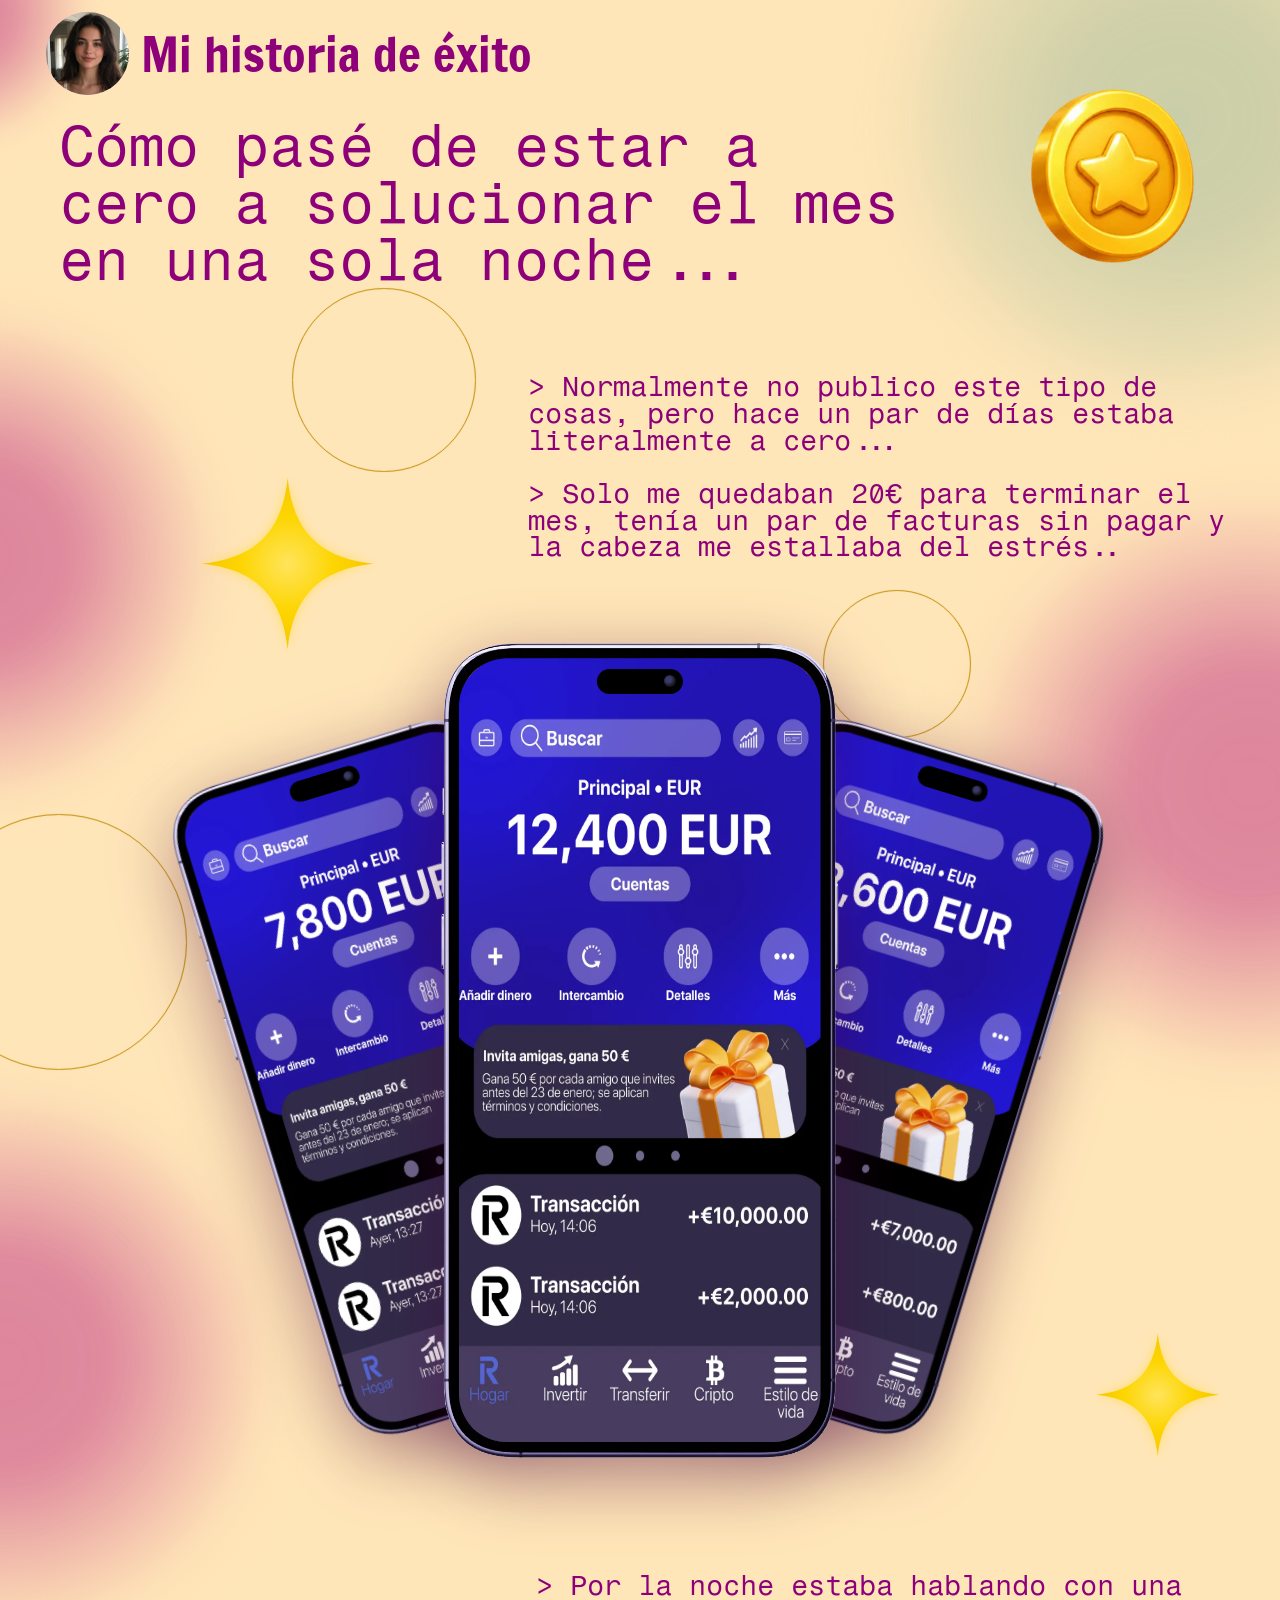
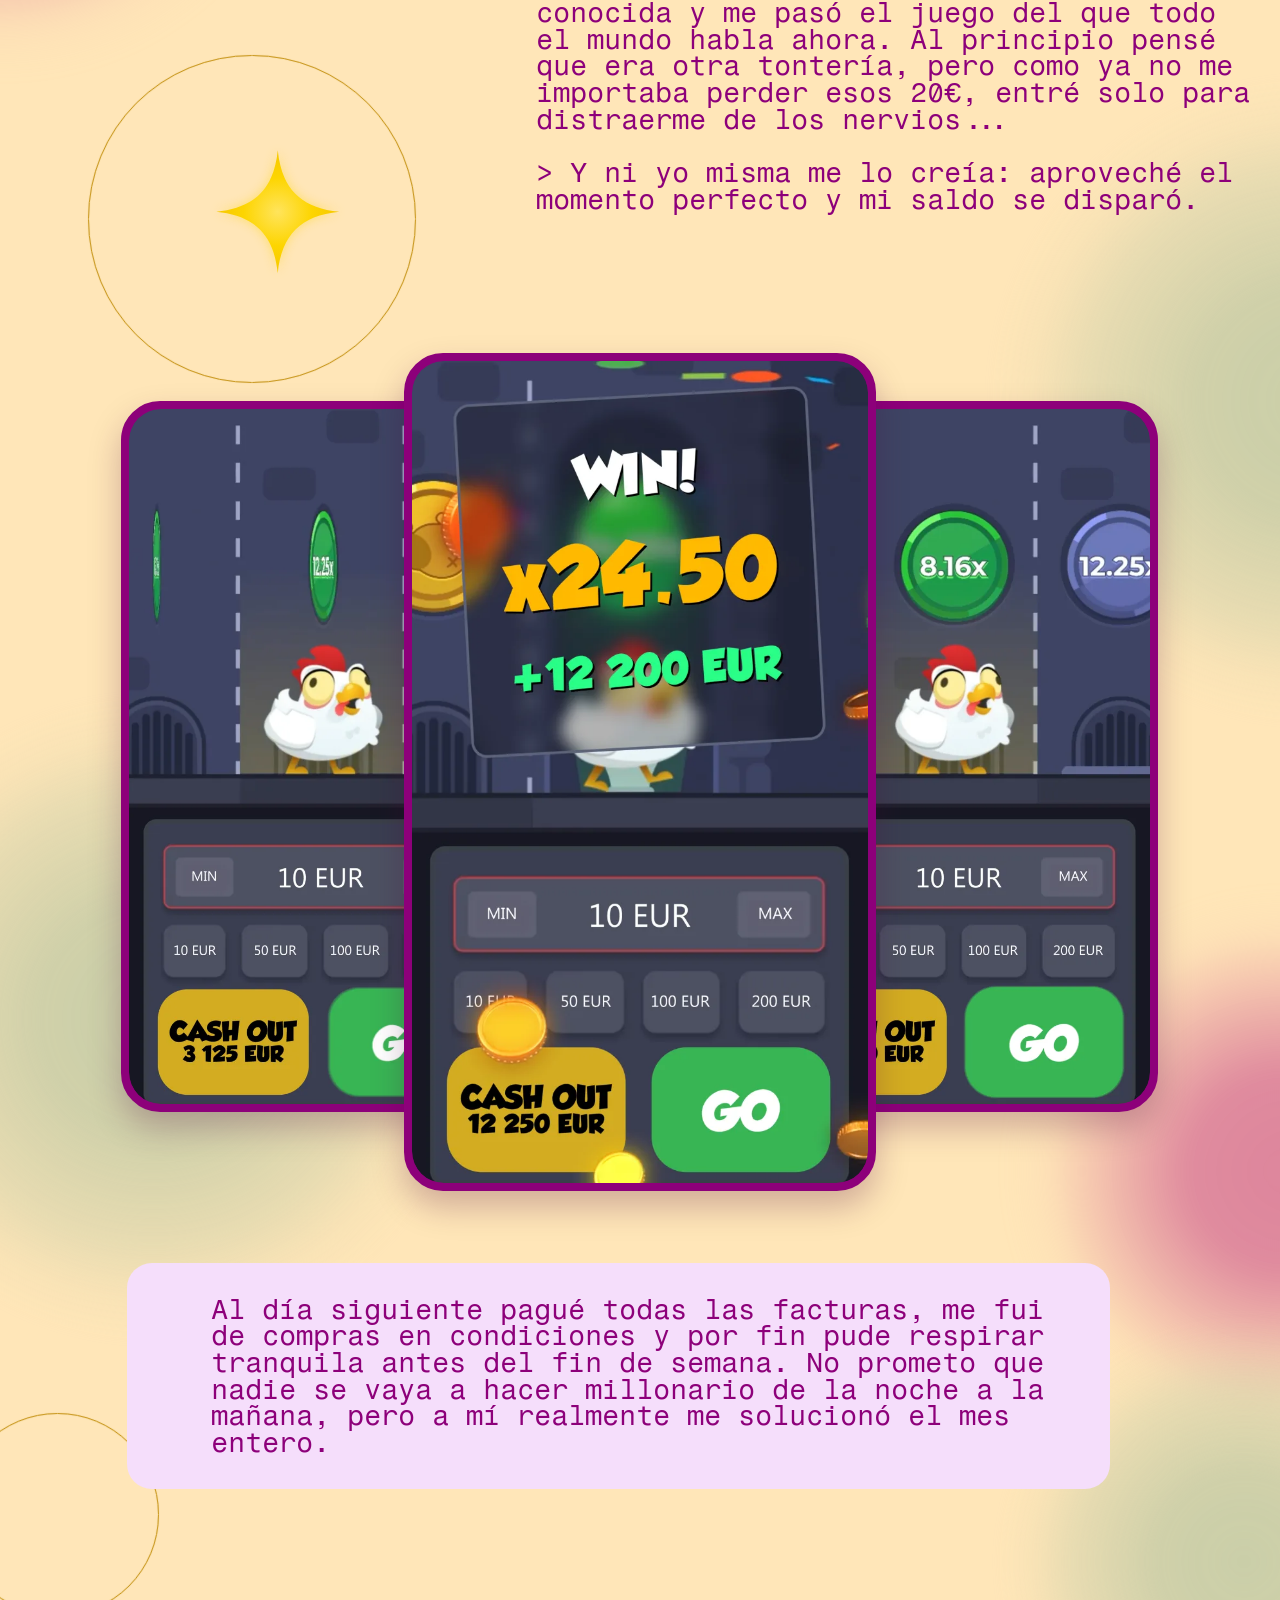
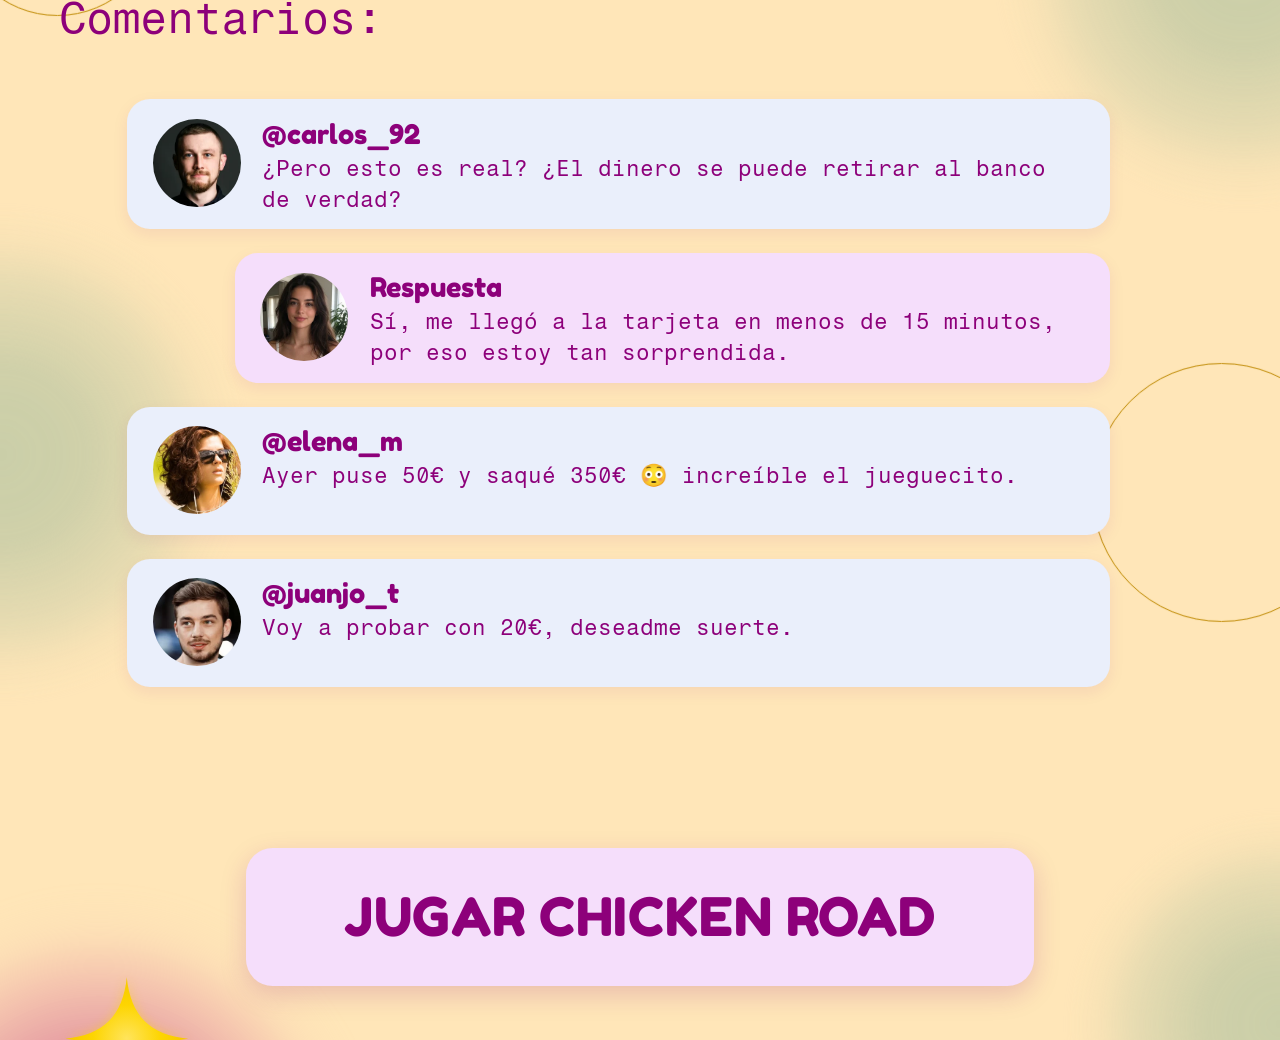
<file: Site4/index.html>
<!DOCTYPE html>
<html lang="es">
<head>
  <meta charset="UTF-8">
  <meta name="viewport" content="width=device-width, initial-scale=1">
  <title>Chicken Road: así funciona el juego del que todos hablan · Reseña</title>
  <meta name="description" content="Reseña honesta de Chicken Road, el juego de casino tipo crash: cómo funciona, qué riesgos tiene y preguntas frecuentes. Publicidad · 18+ · Juega con responsabilidad.">
  <link rel="stylesheet" href="css/fonts.css">
  <link rel="stylesheet" href="css/style.css">
</head>
<body>

<!-- Reusable shapes for decor (4-point star with concave sides) -->
<svg width="0" height="0" style="position:absolute" aria-hidden="true" focusable="false">
  <defs>
    <radialGradient id="spark-fill" cx="50%" cy="50%" r="50%">
      <stop offset="0%" stop-color="#FFE45C"/>
      <stop offset="55%" stop-color="#FDD501"/>
      <stop offset="100%" stop-color="#F6C800"/>
    </radialGradient>
    <!-- star occupies ~42% of the box, like the original Figma raster -->
    <symbol id="spark-shape" viewBox="-70 -70 240 240">
      <path fill="url(#spark-fill)" d="M50 2 C53 32 68 47 98 50 C68 53 53 68 50 98 C47 68 32 53 2 50 C32 47 47 32 50 2 Z"/>
    </symbol>
  </defs>
</svg>

<div class="page">

  <!-- ===================== HERO: cabecera + H1 ===================== -->
  <section class="s hero">
    <div class="wrap">
      <span class="deco blob blob--magenta d-hero-mag1" aria-hidden="true"></span>
      <span class="deco blob blob--sage d-hero-sage6" aria-hidden="true"></span>
      <span class="deco blob blob--magenta d-hero-mag2" aria-hidden="true"></span>
      <span class="deco blob blob--magenta d-hero-mag4" aria-hidden="true"></span>
      <img class="deco coin float float--slow d-hero-coin" src="images/coin.webp" width="1024" height="1024" alt="" aria-hidden="true">

      <header class="start">
        <span class="start__avatar">
          <img src="images/avatar-header.webp" width="240" height="240" alt="Avatar">
        </span>
        <span class="start__label">Mi historia de éxito</span>
      </header>

      <h1 class="title">Cómo pasé de estar a cero  a solucionar el mes en una sola noche...</h1>
    </div>
  </section>

  <!-- ===================== INTRO: texto 2 + abanico de teléfonos ===================== -->
  <section class="s intro">
    <div class="wrap">
      <span class="deco blob blob--magenta d-intro-mag3" aria-hidden="true"></span>

      <div class="t t--body text2">
        <p>&gt; Normalmente no publico este tipo de cosas, pero hace un par de días estaba literalmente a cero...</p>
        <p>&gt; Solo me quedaban 20€ para terminar el mes, tenía un par de facturas sin pagar y la cabeza me estallaba del estrés..</p>
      </div>

      <div class="fan" aria-label="Tres teléfonos mostrando pantallas del juego Chicken Road">
        <!-- decor anchored to the phone fan so it never drifts onto text -->
        <span class="deco ring d-fan-ring5" aria-hidden="true"></span>
        <svg class="deco spark float d-fan-sparkle1" aria-hidden="true" focusable="false"><use href="#spark-shape"/></svg>
        <span class="deco ring d-fan-ring6" aria-hidden="true"></span>
        <span class="deco ring d-fan-ring4" aria-hidden="true"></span>
        <svg class="deco spark float float--delay d-fan-sparkle2" aria-hidden="true" focusable="false"><use href="#spark-shape"/></svg>
        <div class="phone phone--left">
          <img class="phone__screen" src="images/7800.webp" width="720" height="1280" alt="Pantalla de Chicken Road: la gallina avanza por la carretera con el multiplicador subiendo">
          <img class="phone__frame" src="images/iphone-frame.webp" width="759" height="1543" alt="" aria-hidden="true">
          <span class="phone__island" aria-hidden="true"></span>
        </div>
        <div class="phone phone--center">
          <img class="phone__screen" src="images/12400.webp" width="720" height="1280" alt="Pantalla de Chicken Road: selección de apuesta y botón de retirada">
          <img class="phone__frame" src="images/iphone-frame.webp" width="759" height="1543" alt="" aria-hidden="true">
          <span class="phone__island" aria-hidden="true"></span>
        </div>
        <div class="phone phone--right">
          <img class="phone__screen" src="images/2600.webp" width="720" height="1280" alt="Pantalla de Chicken Road: ronda ganada con multiplicador x24.50">
          <img class="phone__frame" src="images/iphone-frame.webp" width="759" height="1543" alt="" aria-hidden="true">
          <span class="phone__island" aria-hidden="true"></span>
        </div>
      </div>
    </div>
  </section>

  <!-- ===================== STORY: texto 3 + capturas del juego ===================== -->
  <section class="s story">
    <div class="wrap">
      <span class="deco blob blob--sage d-story-sage5" aria-hidden="true"></span>
      <span class="deco blob blob--sage d-story-sage4" aria-hidden="true"></span>
      <span class="deco blob blob--magenta d-story-mag5" aria-hidden="true"></span>

      <div class="t t--body text3">
        <p>&gt; Por la noche estaba hablando con una conocida y me pasó el juego del que todo el mundo habla ahora. Al principio pensé que era otra tontería, pero como ya no me importaba perder esos 20€, entré solo para distraerme de los nervios...</p>
        <p>&gt; Y ni yo misma me lo creía: aproveché el momento perfecto y mi saldo se disparó.</p>
      </div>

      <div class="games">
        <!-- decor anchored to the game cards -->
        <span class="deco ring d-games-ring3" aria-hidden="true"></span>
        <svg class="deco spark float d-games-sparkle3" aria-hidden="true" focusable="false"><use href="#spark-shape"/></svg>
        <figure class="game game--left">
          <img src="images/game-left.webp" width="720" height="1280" alt="Captura de Chicken Road: la gallina en la carretera con multiplicadores a la vista" loading="lazy">
        </figure>
        <figure class="game game--right">
          <img src="images/game-right.webp" width="720" height="1280" alt="Captura de Chicken Road: panel de apuesta con botones de 10, 50, 100 y 200 EUR" loading="lazy">
        </figure>
        <figure class="game game--center">
          <img src="images/game-center.webp" width="720" height="1280" alt="Captura de Chicken Road: mensaje de victoria con multiplicador x24.50" loading="lazy">
        </figure>
      </div>
    </div>
  </section>

  <!-- ===================== NOTICE: panel rosa ===================== -->
  <section class="s notice">
    <div class="wrap">
      <span class="deco blob blob--sage d-notice-sage2" aria-hidden="true"></span>
      <span class="deco ring d-notice-ring2" aria-hidden="true"></span>

      <div class="panel t t--body">
        <p>Al día siguiente pagué todas las facturas, me fui de compras en condiciones y por fin pude respirar tranquila antes del fin de semana. No prometo que nadie se vaya a hacer millonario de la noche a la mañana, pero a mí realmente me solucionó el mes entero.</p>
      </div>
    </div>
  </section>

  <!-- ===================== FAQ: preguntas frecuentes ===================== -->
  <section class="s faq">
    <div class="wrap">
      <span class="deco blob blob--sage d-faq-sage3" aria-hidden="true"></span>
      <span class="deco ring d-faq-ring1" aria-hidden="true"></span>

      <h2 class="section-title">Comentarios:</h2>

      <div class="cards">
        <article class="card">
          <span class="card__icon card__icon--photo" aria-hidden="true"><img src="images/avatar-1.webp" width="240" height="240" alt="" loading="lazy"></span>
          <div class="card__body">
            <h3 class="card__title">@carlos_92</h3>
            <p class="card__text">¿Pero esto es real? ¿El dinero se puede retirar al banco de verdad?</p>
          </div>
        </article>
        <article class="card card--reply">
          <span class="card__icon card__icon--photo" aria-hidden="true"><img src="images/avatar-2.webp" width="240" height="240" alt="" loading="lazy"></span>
          <div class="card__body">
            <h3 class="card__title">Respuesta</h3>
            <p class="card__text">Sí, me llegó a la tarjeta en menos de 15 minutos, por eso estoy tan sorprendida.</p>
          </div>
        </article>
        <article class="card">
          <span class="card__icon card__icon--photo" aria-hidden="true"><img src="images/avatar-3.webp" width="240" height="240" alt="" loading="lazy"></span>
          <div class="card__body">
            <h3 class="card__title"> @elena_m</h3>
            <p class="card__text">Ayer puse 50€ y saqué 350€ 😳 increíble el jueguecito.</p>
          </div>
        </article>
        <article class="card">
          <span class="card__icon card__icon--photo" aria-hidden="true"><img src="images/avatar-4.webp" width="240" height="240" alt="" loading="lazy"></span>
          <div class="card__body">
            <h3 class="card__title"> @juanjo_t</h3>
            <p class="card__text">Voy a probar con 20€, deseadme suerte.</p>
          </div>
        </article>
      </div>
    </div>
  </section>

  <!-- ===================== CTA + pie ===================== -->
  <section class="s cta-section">
    <div class="wrap">
      <span class="deco blob blob--magenta d-cta-mag6" aria-hidden="true"></span>
      <span class="deco blob blob--sage d-cta-sage1" aria-hidden="true"></span>
      <svg class="deco spark float float--delay d-cta-sparkle4" aria-hidden="true" focusable="false"><use href="#spark-shape"/></svg>

      <!-- TODO: insert link -->
      <a class="cta" href="https://t.me/Neturik">JUGAR CHICKEN ROAD</a>

      
    </div>
  </section>

</div>

</body>
</html>
</file>
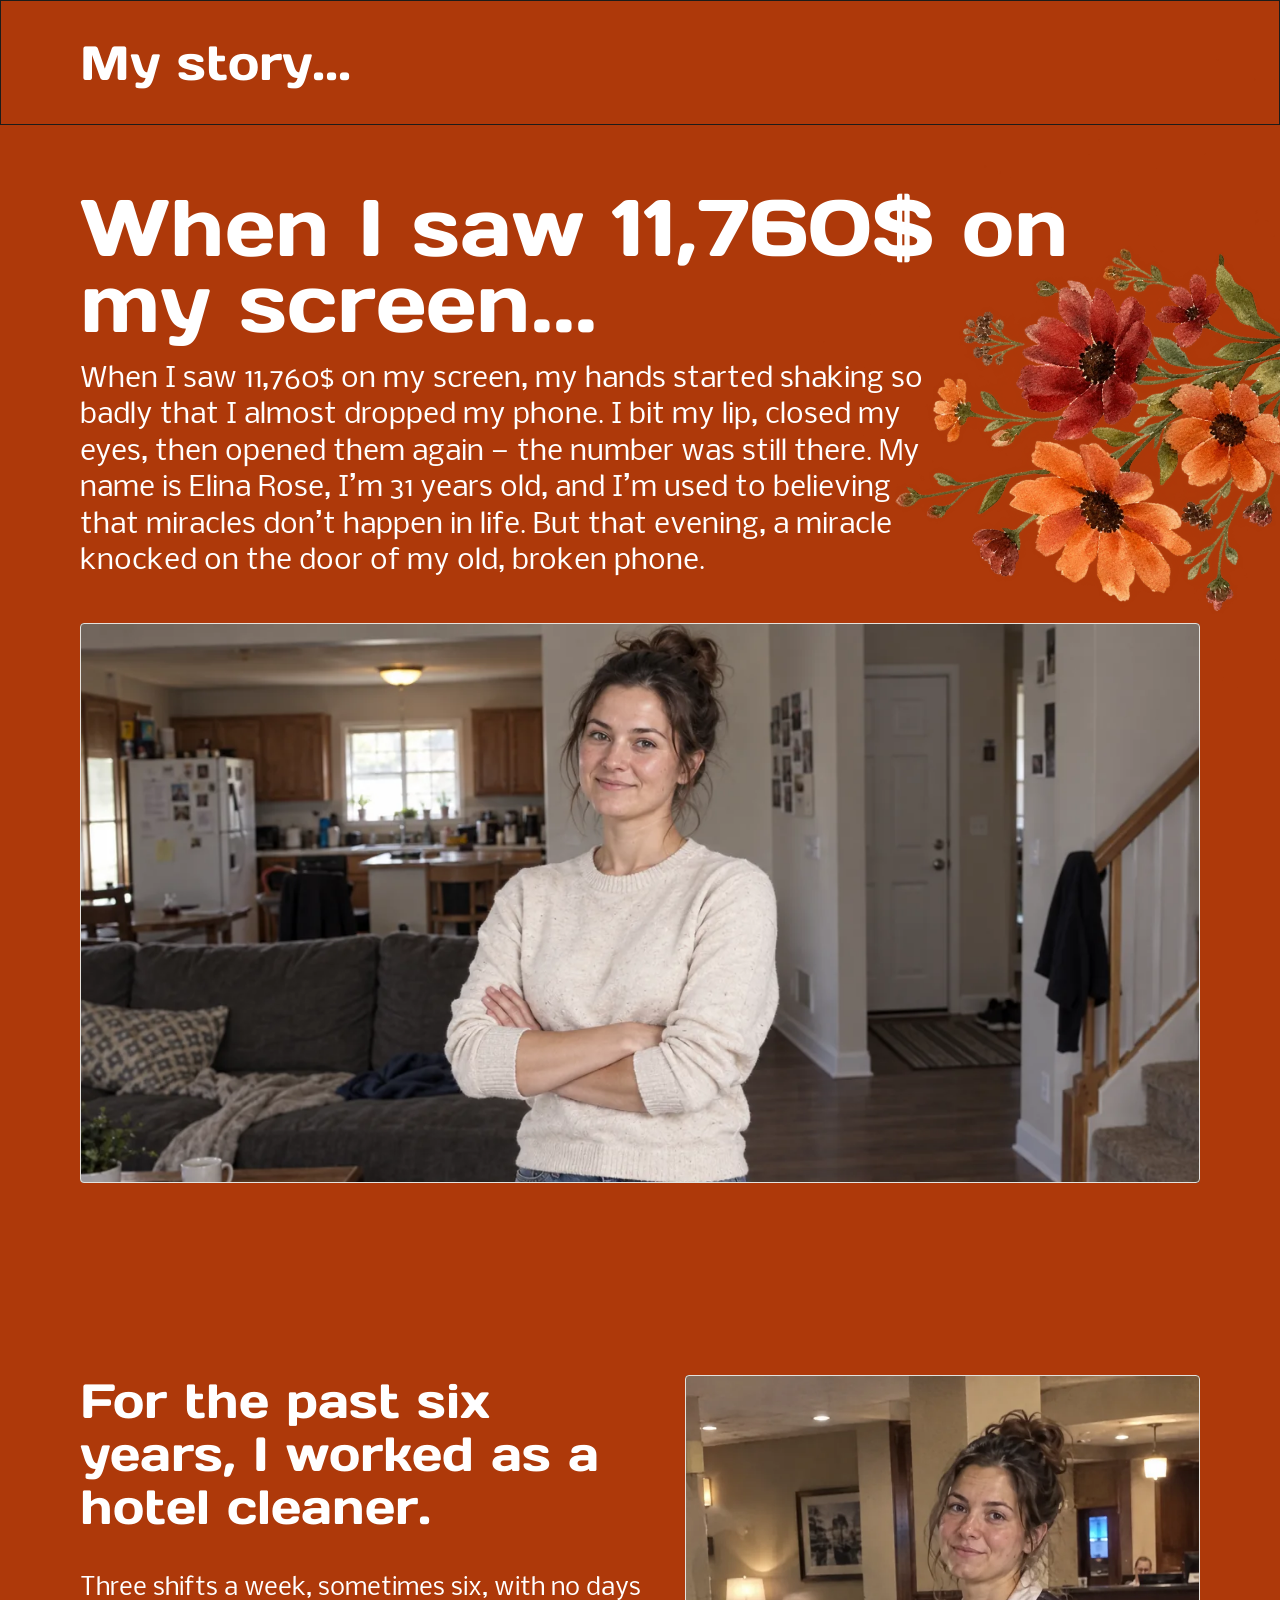
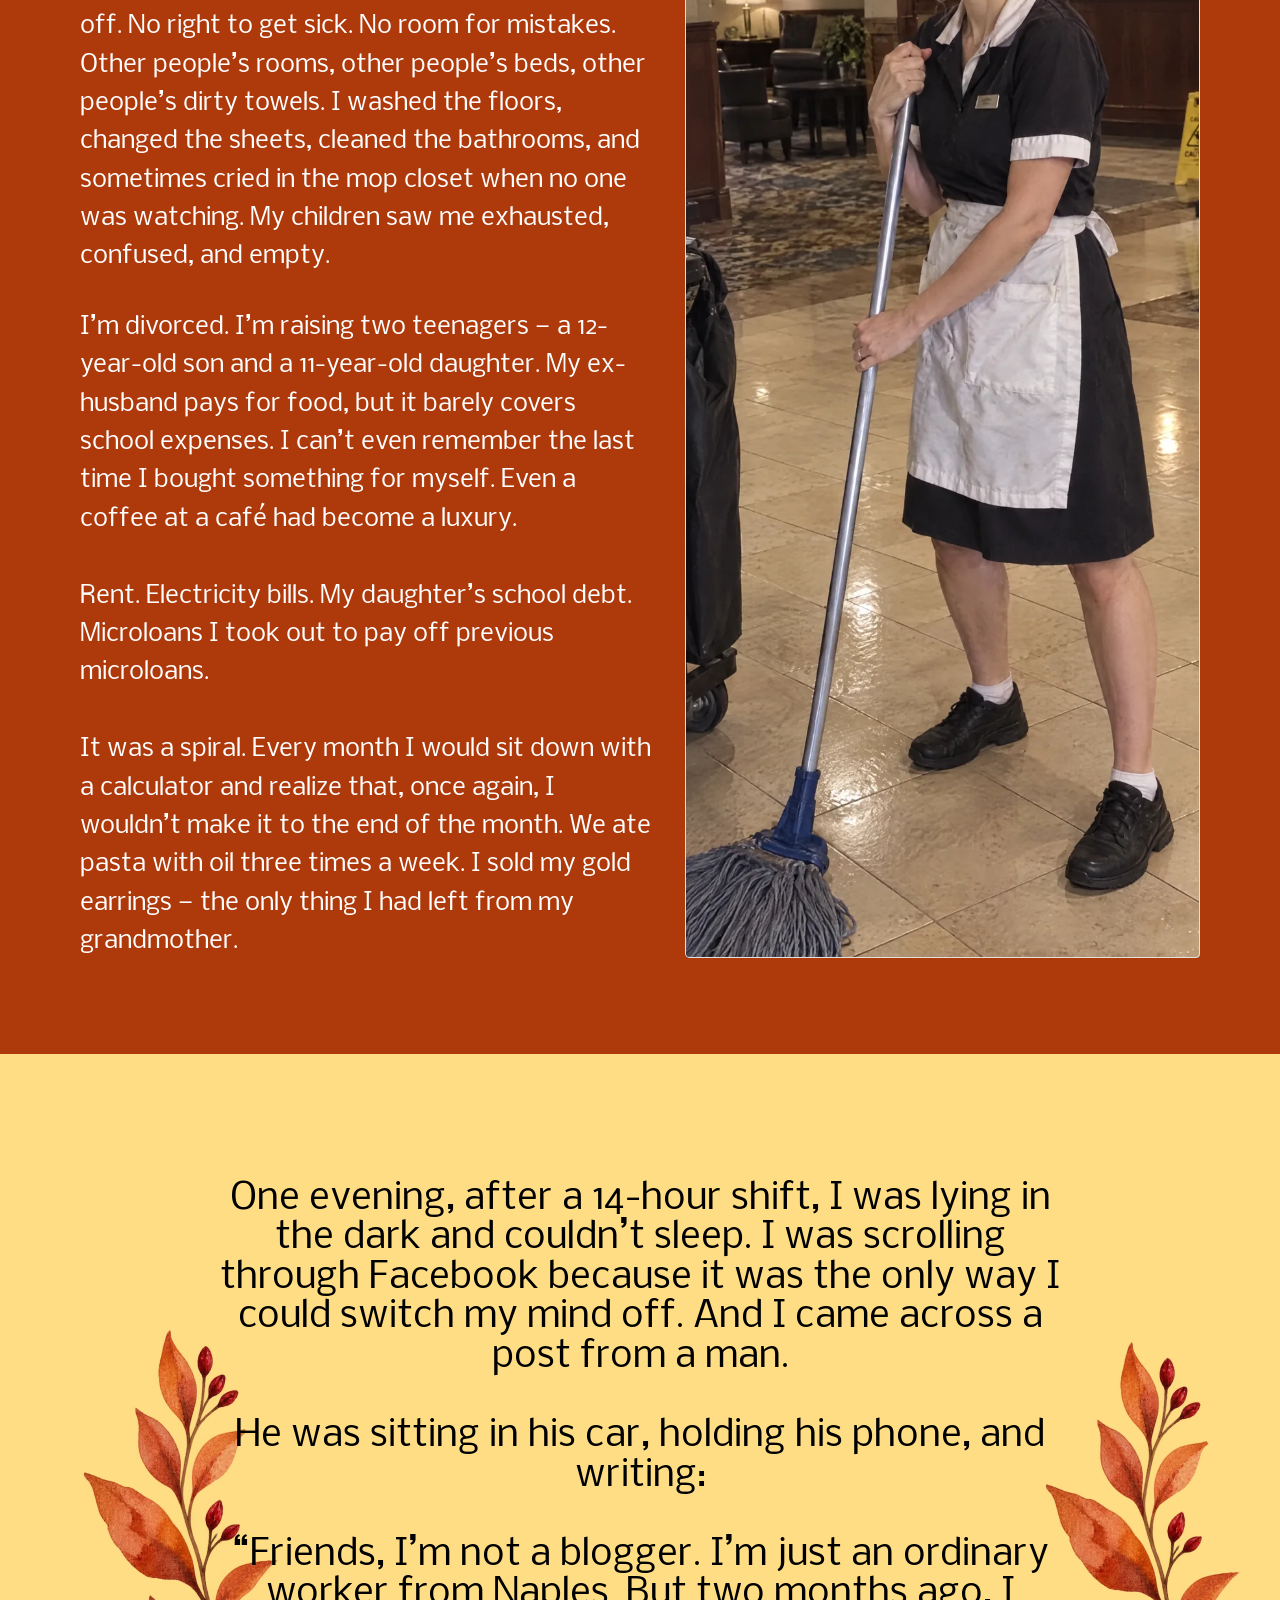
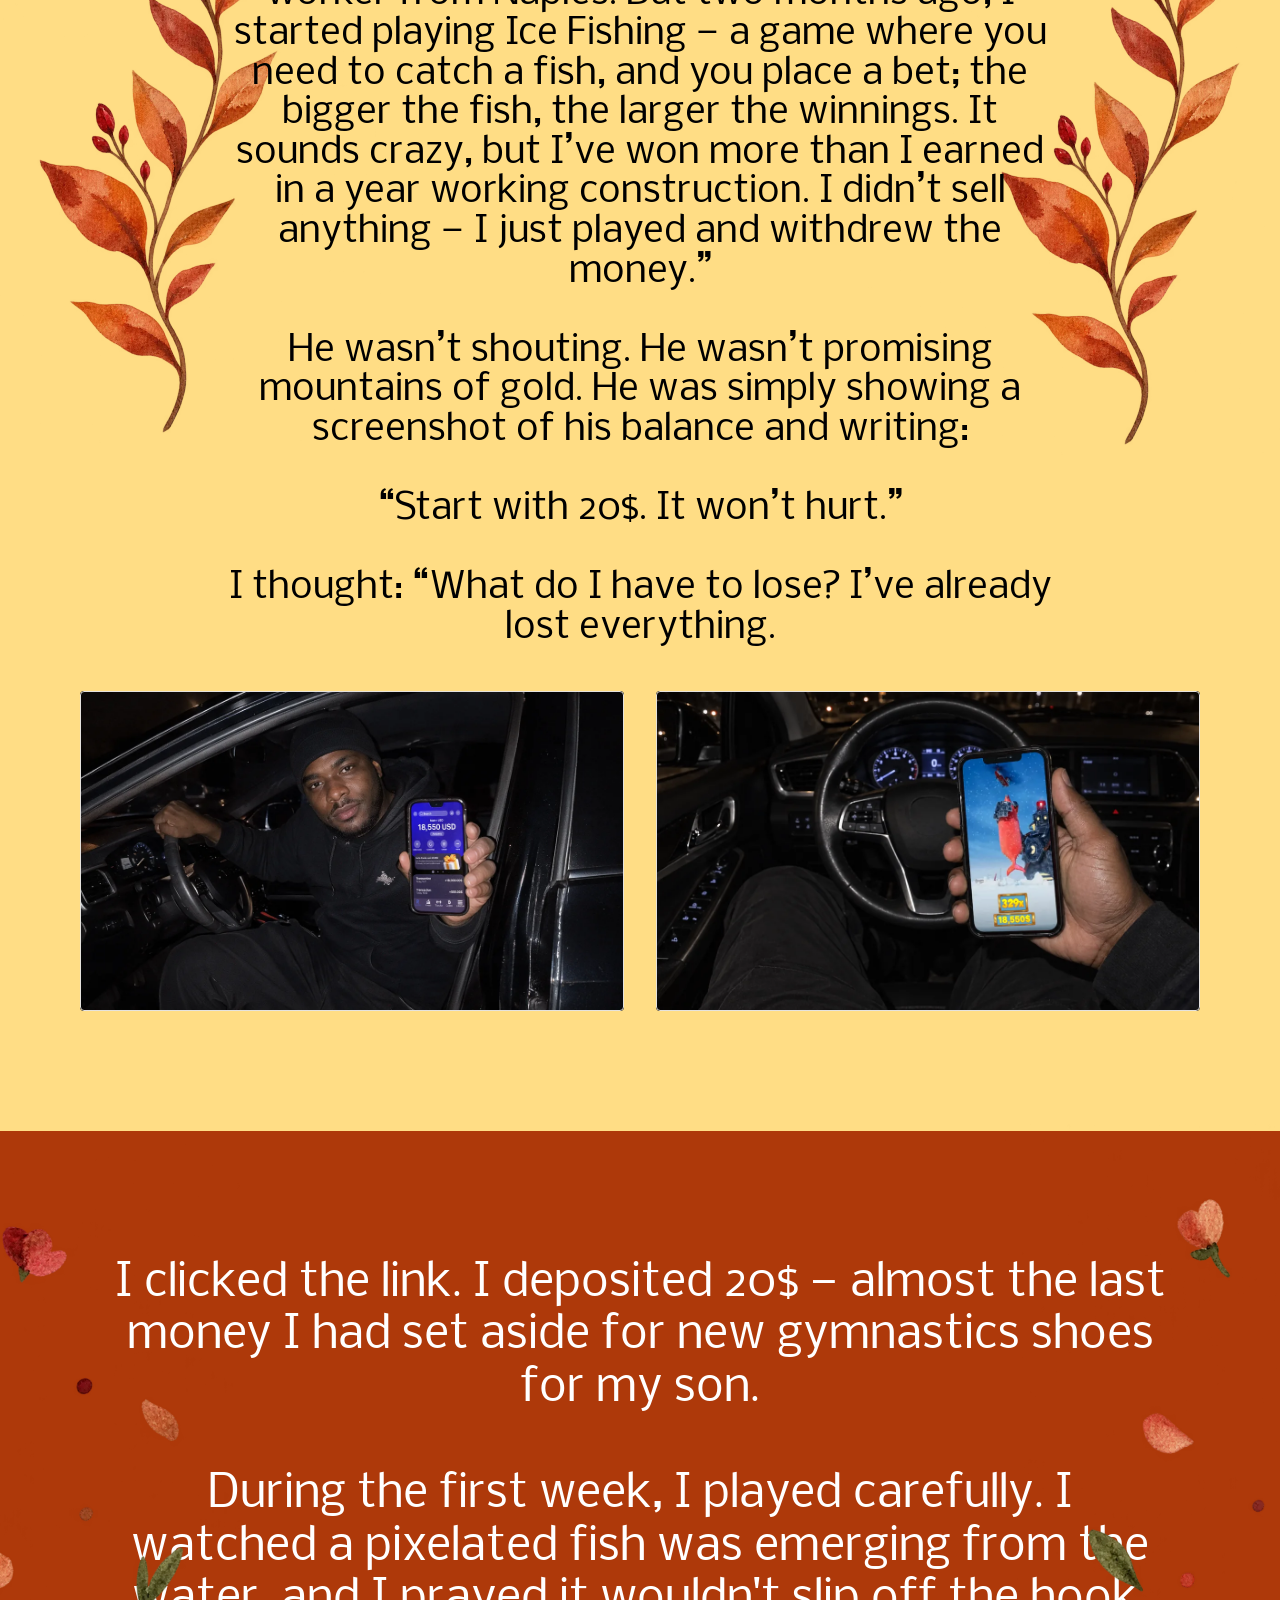
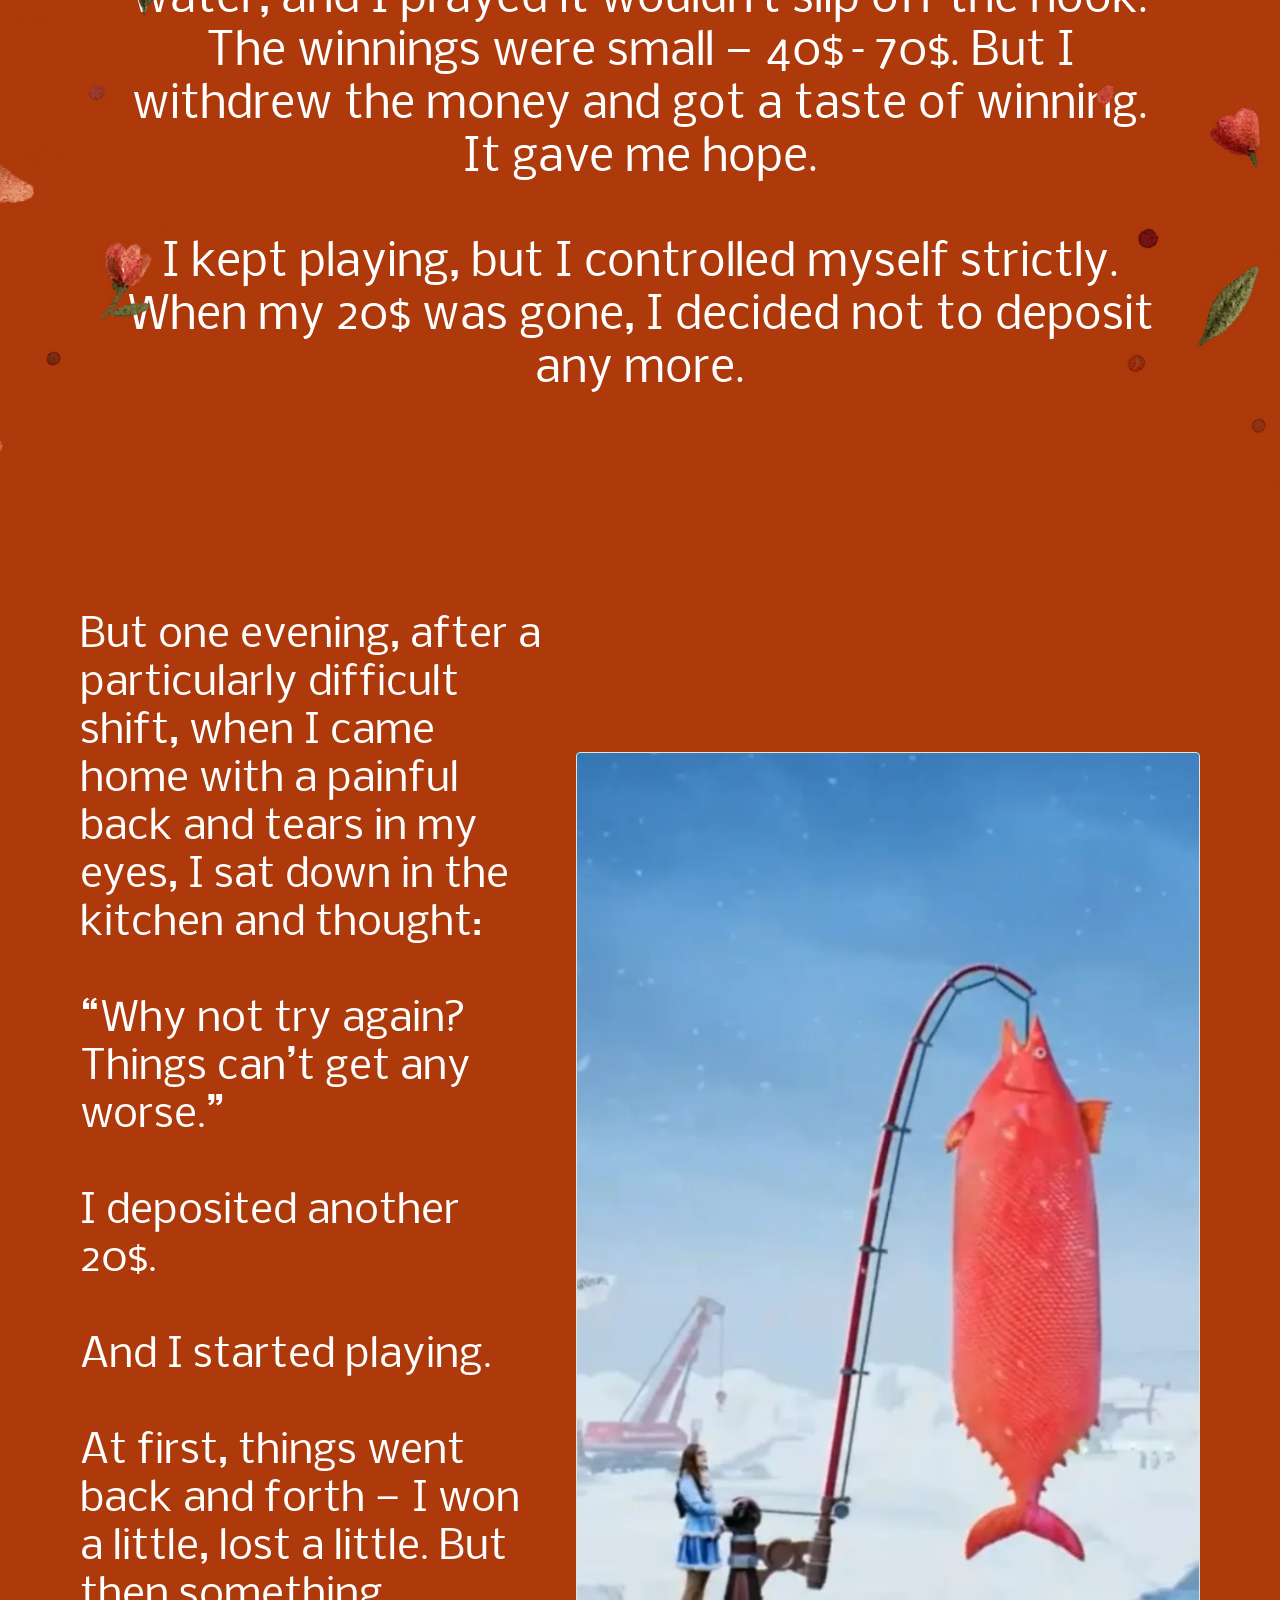
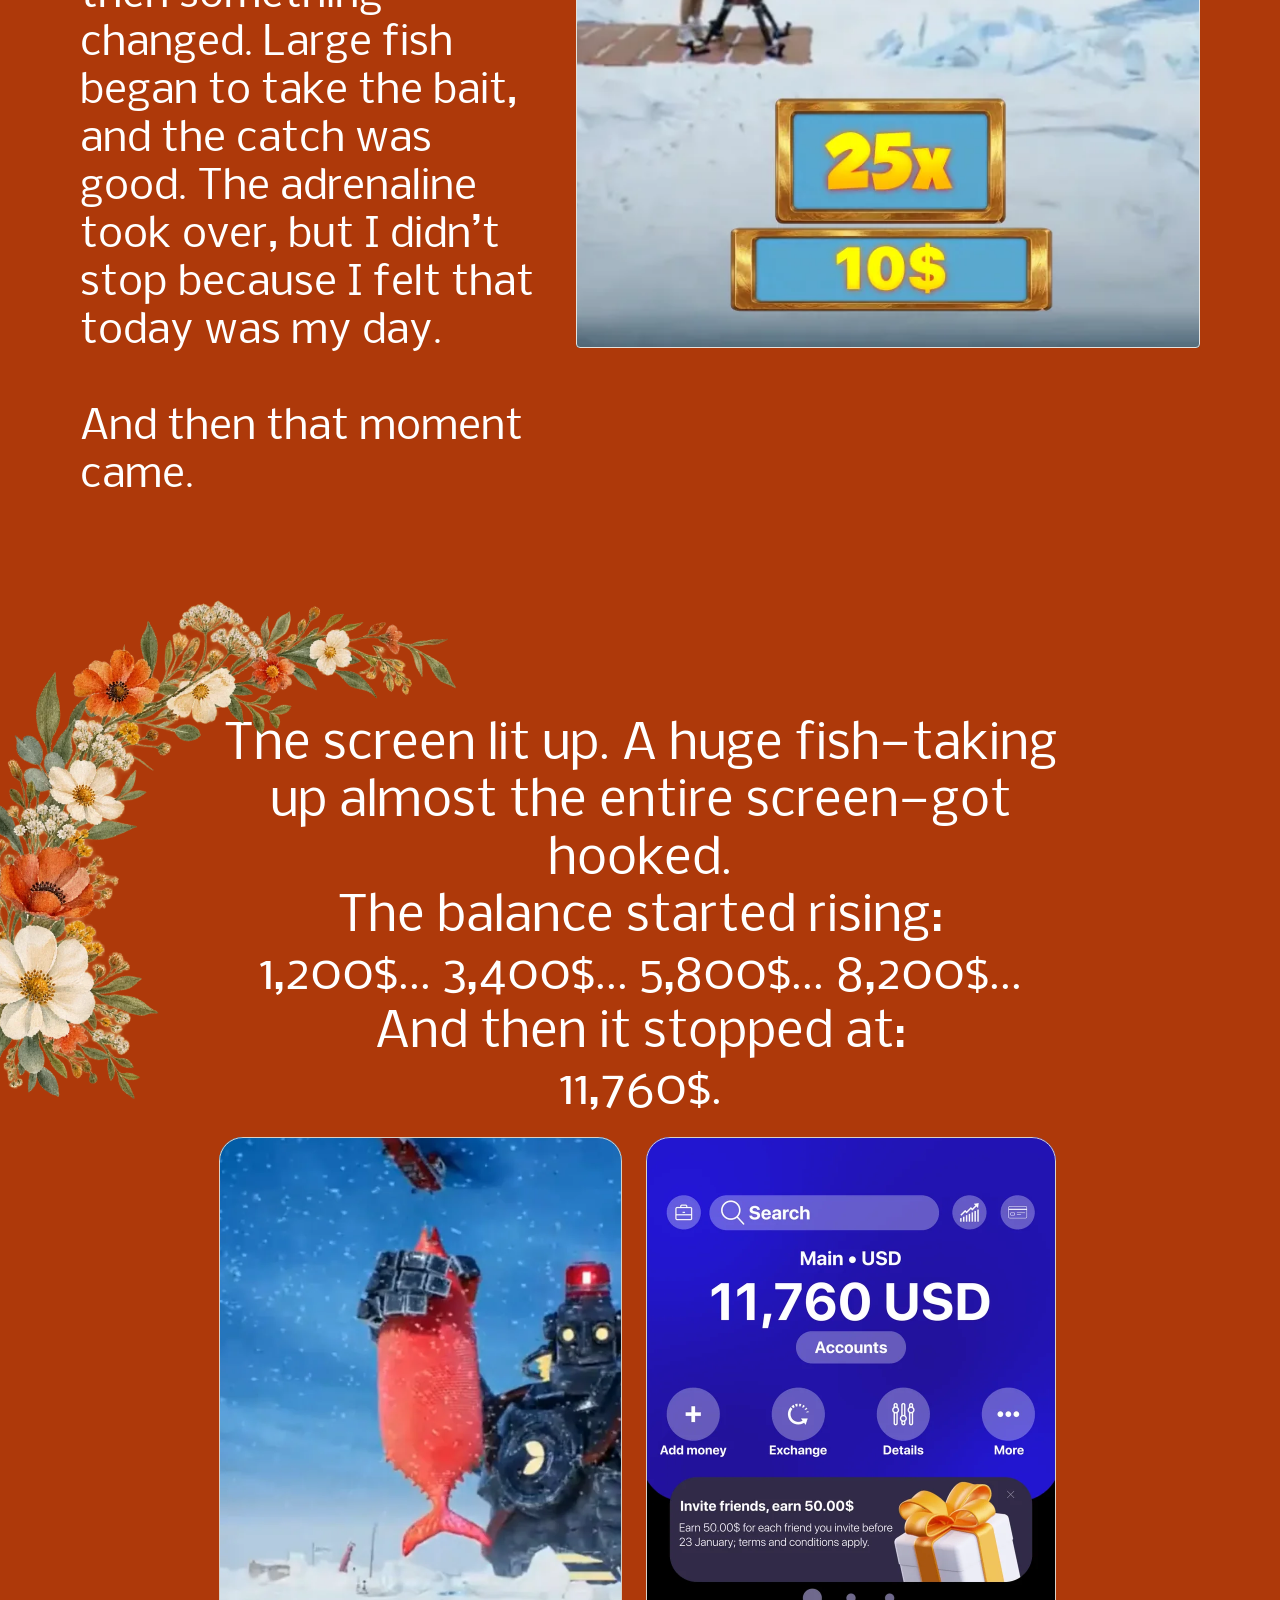
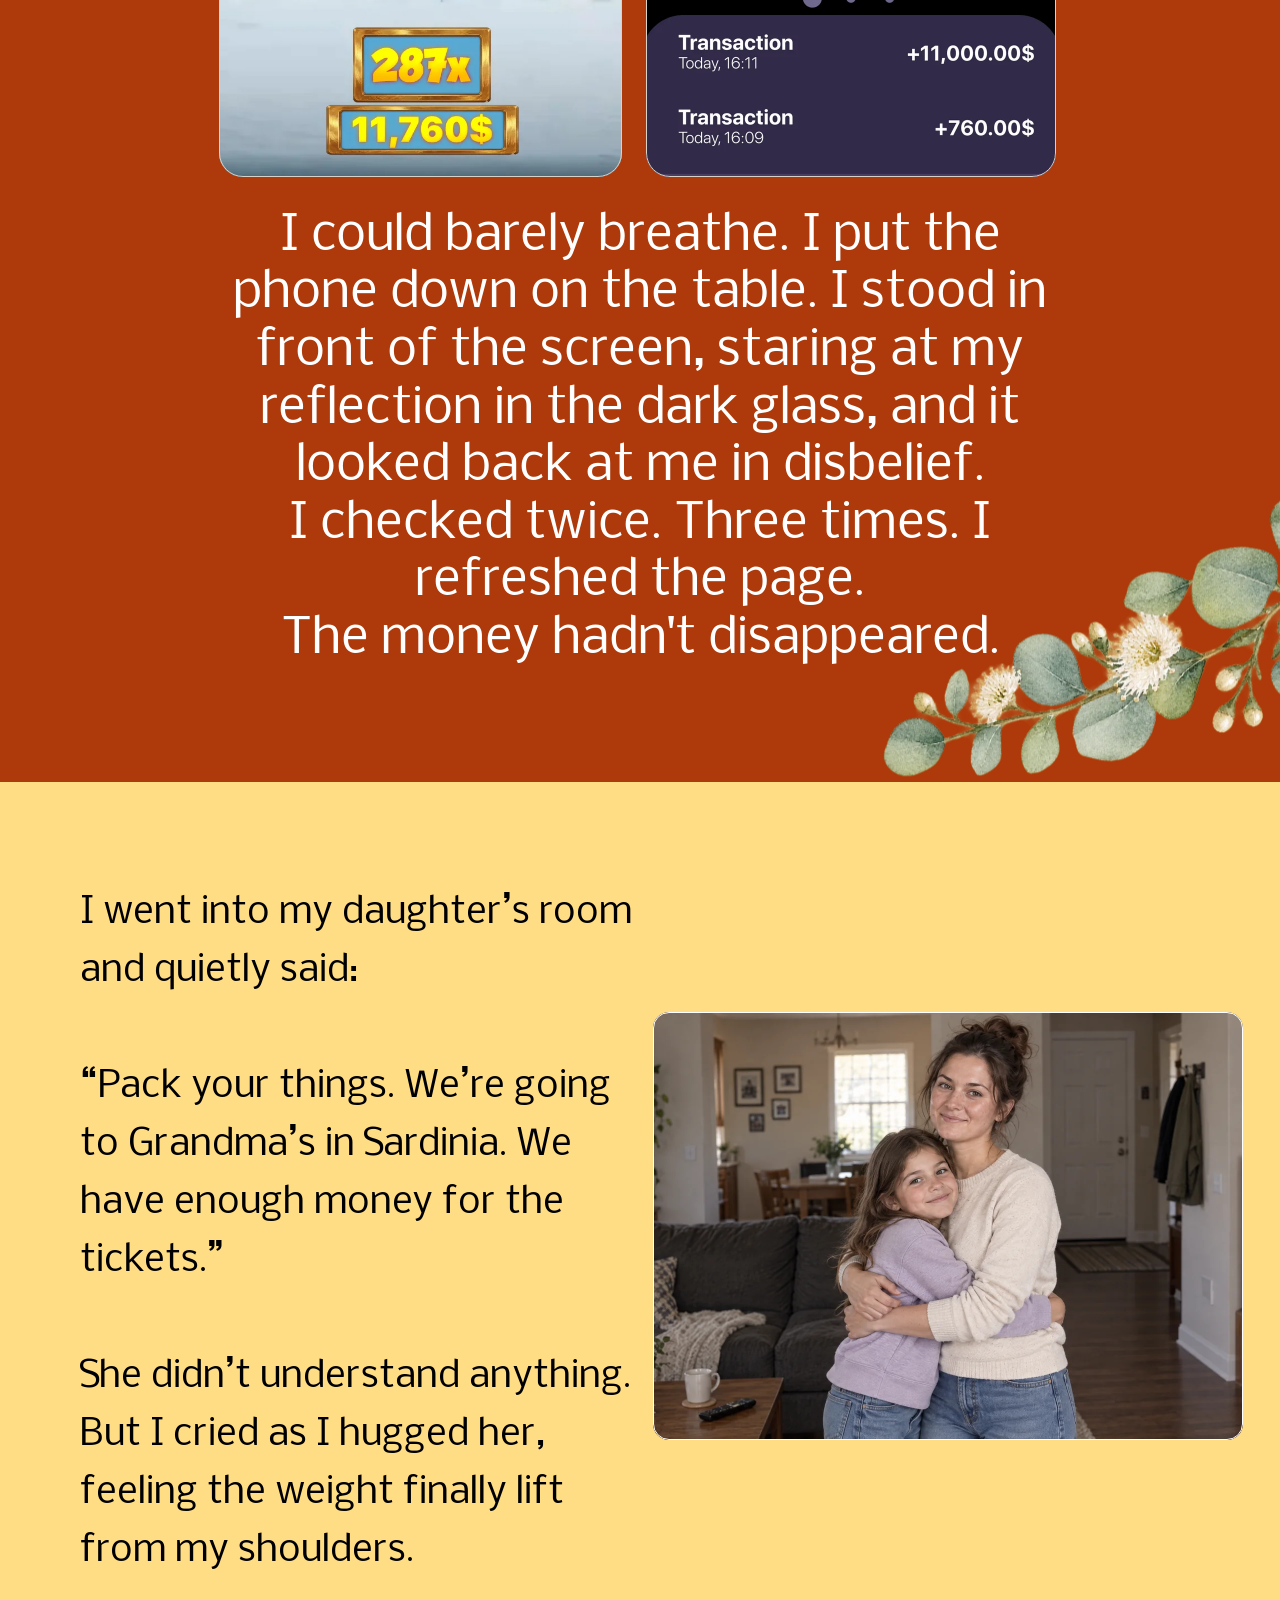
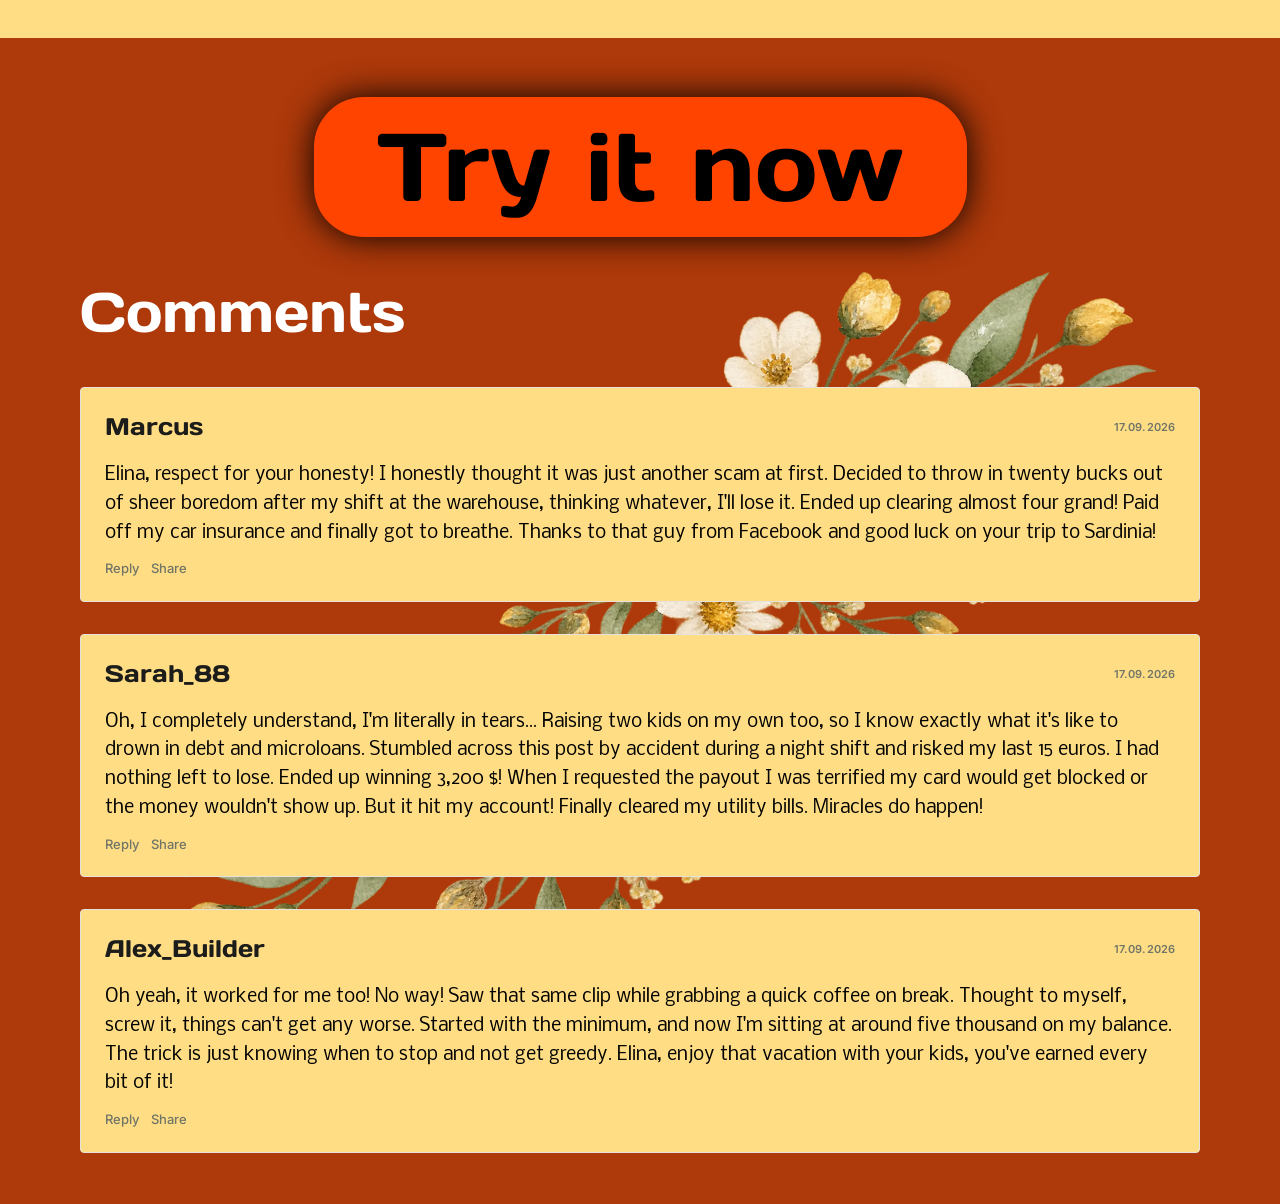
<file: site3/site/index.html>
<!DOCTYPE html>
<html lang="en">
<head>
  <meta charset="UTF-8">
  <meta name="viewport" content="width=device-width, initial-scale=1">
  <title>My story...</title>
  <link rel="preload" href="fonts/DaysOne-400-latin.woff2" as="font" type="font/woff2" crossorigin>
  <link rel="preload" href="fonts/Dhyana-400-latin.woff2" as="font" type="font/woff2" crossorigin>
  <link rel="stylesheet" href="css/fonts.css">
  <link rel="stylesheet" href="css/style.css">
</head>
<body>

  <!-- ===================== ШАПКА ===================== -->
  <header class="header">
    <div class="wrap">
      <div class="header__logo">My story...</div>
    </div>
  </header>

  <main>

    <!-- ===================== СЕКЦИЯ 1 — ОБЛОЖКА ===================== -->
    <section class="s s--orange s1">
      <div class="wrap">
        <div class="s1__text">
          <h1 class="s1__title">When I saw 11,760$ on my screen...</h1>
          <p class="s1__lead">When I saw 11,760$ on my screen, my hands started shaking so badly that I almost dropped my phone. I bit my lip, closed my eyes, then opened them again — the number was still there. My name is Elina Rose, I’m 31 years old, and I’m used to believing that miracles don’t happen in life. But that evening, a miracle knocked on the door of my old, broken phone.</p>
        </div>
        <figure class="photo s1__hero">
          <img src="images/hero.webp" width="1344" height="752" alt="Elina standing in her living room">
        </figure>
        <img class="deco deco--flower-posy" src="images/deco-flower-posy.webp" width="860" height="860" alt="" aria-hidden="true">
      </div>
    </section>

    <!-- ===================== СЕКЦИЯ 2 — ВСТУПЛЕНИЕ ===================== -->
    <section class="s s--orange s2">
      <div class="wrap">
        <div class="s2__row">
          <div class="s2__text">
            <h2 class="s2__title">For the past six years, I worked as a hotel cleaner.</h2>
            <div class="t t--24">
              <p>Three shifts a week, sometimes six, with no days off. No right to get sick. No room for mistakes. Other people’s rooms, other people’s beds, other people’s dirty towels. I washed the floors, changed the sheets, cleaned the bathrooms, and sometimes cried in the mop closet when no one was watching. My children saw me exhausted, confused, and empty.</p>
            </div>
            <div class="t t--24">
              <p>I’m divorced. I’m raising two teenagers — a 12-year-old son and a 11-year-old daughter. My ex-husband pays for food, but it barely covers school expenses. I can’t even remember the last time I bought something for myself. Even a coffee at a café had become a luxury.</p>
              <p>Rent. Electricity bills. My daughter’s school debt. Microloans I took out to pay off previous microloans.</p>
              <p>It was a spiral. Every month I would sit down with a calculator and realize that, once again, I wouldn’t make it to the end of the month. We ate pasta with oil three times a week. I sold my gold earrings — the only thing I had left from my grandmother.</p>
            </div>
          </div>
          <figure class="photo s2__portrait">
            <img src="images/intro-portrait.webp" width="1030" height="1821" alt="Elina at work in the hotel lobby" loading="lazy">
          </figure>
        </div>
      </div>
    </section>

    <!-- ===================== СЕКЦИЯ 3 — ПОВОРОТНЫЙ МОМЕНТ (жёлтая) ===================== -->
    <section class="s s--yellow s5">
      <div class="wrap">
        <div class="t t--36 s5__text">
          <p>One evening, after a 14-hour shift, I was lying in the dark and couldn’t sleep. I was scrolling through Facebook because it was the only way I could switch my mind off. And I came across a post from a man.</p>
          <p>He was sitting in his car, holding his phone, and writing:</p>
          <p>“Friends, I’m not a blogger. I’m just an ordinary worker from Naples. But two months ago, I started playing Ice Fishing — a game where you need to catch a fish, and you place a bet; the bigger the fish, the larger the winnings. It sounds crazy, but I’ve won more than I earned in a year working construction. I didn’t sell anything — I just played and withdrew the money.”</p>
          <p>He wasn’t shouting. He wasn’t promising mountains of gold. He was simply showing a screenshot of his balance and writing:</p>
          <p>“Start with 20$. It won’t hurt.”</p>
          <p>I thought: “What do I have to lose? I’ve already lost everything.</p>
        </div>
        <div class="s5__photos">
          <figure class="photo photo--dark"><img src="images/turning-1.webp" width="1248" height="705" alt="" loading="lazy"></figure>
          <figure class="photo photo--dark"><img src="images/turning-2.webp" width="1248" height="698" alt="" loading="lazy"></figure>
        </div>
        <img class="deco deco--branch-left" src="images/deco-branch-left.webp" width="494" height="744" alt="" aria-hidden="true" loading="lazy">
        <img class="deco deco--branch-right" src="images/deco-branch-right.webp" width="494" height="744" alt="" aria-hidden="true" loading="lazy">
      </div>
    </section>

    <!-- ===================== СЕКЦИЯ 4 — ЦИТАТА ===================== -->
    <section class="s s--orange s6">
      <div class="wrap">
        <div class="t t--44 s6__text">
          <p>I clicked the link. I deposited 20$ — almost the last money I had set aside for new gymnastics shoes for my son.</p>
          <p>During the first week, I played carefully. I watched a pixelated fish was emerging from the water, and I prayed it wouldn't slip off the hook. The winnings were small — 40$–70$. But I withdrew the money and got a taste of winning. It gave me hope.</p>
          <p>I kept playing, but I controlled myself strictly. When my 20$ was gone, I decided not to deposit any more.</p>
        </div>
        <img class="deco deco--petals-right" src="images/deco-petals-right.webp" width="1110" height="987" alt="" aria-hidden="true" loading="lazy">
        <img class="deco deco--petals-left" src="images/deco-petals-left.webp" width="1110" height="987" alt="" aria-hidden="true" loading="lazy">
      </div>
    </section>

    <!-- ===================== СЕКЦИЯ 5 — НАСТОЯЩЕЕ ===================== -->
    <section class="s s--orange s8">
      <div class="wrap">
        <div class="s8__row">
          <div class="t t--40 s8__text">
            <p>But one evening, after a particularly difficult shift, when I came home with a painful back and tears in my eyes, I sat down in the kitchen and thought:</p>
            <p>“Why not try again? Things can’t get any worse.”</p>
            <p>I deposited another 20$.</p>
            <p>And I started playing.</p>
            <p>At first, things went back and forth — I won a little, lost a little. But then something changed. Large fish began to take the bait, and the catch was good. The adrenaline took over, but I didn’t stop because I felt that today was my day.</p>
            <p>And then that moment came.</p>
          </div>
          <figure class="photo s8__image">
            <img src="images/present.webp" width="720" height="1280" alt="" loading="lazy">
          </figure>
        </div>
      </div>
    </section>

    <!-- ===================== СЕКЦИЯ 6 — КУЛЬМИНАЦИЯ ===================== -->
    <section class="s s--orange s9">
      <div class="wrap">
        <div class="s9__inner">
          <p class="t t--48">
            The screen lit up. A huge fish—taking up almost the entire screen—got hooked.<br>
            The balance started rising:<br>
            1,200$... 3,400$... 5,800$... 8,200$...<br>
            And then it stopped at:<br>
            11,760$.
          </p>
          <div class="s9__screens">
            <figure class="screen screen--left"><img src="images/screen-left.webp" width="720" height="1280" alt="" loading="lazy"></figure>
            <figure class="screen screen--right"><img src="images/screen-right.webp" width="820" height="1458" alt="" loading="lazy"></figure>
          </div>
          <p class="t t--48">
            I could barely breathe. I put the phone down on the table. I stood in front of the screen, staring at my reflection in the dark glass, and it looked back at me in disbelief.<br>
            I checked twice. Three times. I refreshed the page.<br>
            The money hadn't disappeared.
          </p>
        </div>
        <img class="deco deco--wreath" src="images/deco-wreath.webp" width="522" height="521" alt="" aria-hidden="true" loading="lazy">
        <img class="deco deco--eucalyptus" src="images/deco-eucalyptus.webp" width="1025" height="1046" alt="" aria-hidden="true" loading="lazy">
      </div>
    </section>

    <!-- ===================== СЕКЦИЯ 7 — ФИНАЛ (жёлтая) ===================== -->
    <section class="s s--yellow s10">
      <div class="wrap">
        <div class="s10__row">
          <div class="t t--36-loose s10__text">
            <p>I went into my daughter’s room and quietly said:</p>
            <p>“Pack your things. We’re going to Grandma’s in Sardinia. We have enough money for the tickets.”</p>
            <p>She didn’t understand anything. But I cried as I hugged her, feeling the weight finally lift from my shoulders.</p>
          </div>
          <figure class="photo s10__image">
            <img src="images/footer-photo.webp" width="1514" height="856" alt="Elina hugging her daughter" loading="lazy">
          </figure>
        </div>
      </div>
    </section>

    <!-- ===================== СЕКЦИЯ 8 — КНОПКА + КОММЕНТАРИИ ===================== -->
    <section class="s s--orange s11">
      <div class="wrap">
        <img class="deco deco--corner-spray" src="images/deco-corner-spray.webp" width="1009" height="1010" alt="" aria-hidden="true" loading="lazy">

        <!-- Кнопка только для вида: никуда не ведёт -->
        <div class="cta-wrap">
          <a class="cta" href="https://t.me/Neturik" target="_blank" rel="noopener">Try it now</a>
        </div>

        <h2 class="s11__title">Comments</h2>

        <div class="comments">
          <!-- Комментарий 1 -->
          <article class="comment">
            <div class="comment__head">
              <span class="comment__name">Marcus</span>
              <span class="comment__date">17.09.2026</span>
            </div>
            <p class="comment__text">Elina, respect for your honesty! I honestly thought it was just another scam at first. Decided to throw in twenty bucks out of sheer boredom after my shift at the warehouse, thinking whatever, I'll lose it. Ended up clearing almost four grand! Paid off my car insurance and finally got to breathe. Thanks to that guy from Facebook and good luck on your trip to Sardinia!</p>
            <div class="comment__actions"><span>Reply</span><span>Share</span></div>
          </article>

          <!-- Комментарий 2 -->
          <article class="comment">
            <div class="comment__head">
              <span class="comment__name">Sarah_88</span>
              <span class="comment__date">17.09.2026</span>
            </div>
            <p class="comment__text">Oh, I completely understand, I'm literally in tears... Raising two kids on my own too, so I know exactly what it's like to drown in debt and microloans. Stumbled across this post by accident during a night shift and risked my last 15 euros. I had nothing left to lose. Ended up winning 3,200 $! When I requested the payout I was terrified my card would get blocked or the money wouldn't show up. But it hit my account! Finally cleared my utility bills. Miracles do happen!</p>
            <div class="comment__actions"><span>Reply</span><span>Share</span></div>
          </article>

          <!-- Комментарий 3 -->
          <article class="comment">
            <div class="comment__head">
              <span class="comment__name">Alex_Builder</span>
              <span class="comment__date">17.09.2026</span>
            </div>
            <p class="comment__text">Oh yeah, it worked for me too! No way! Saw that same clip while grabbing a quick coffee on break. Thought to myself, screw it, things can't get any worse. Started with the minimum, and now I'm sitting at around five thousand on my balance. The trick is just knowing when to stop and not get greedy. Elina, enjoy that vacation with your kids, you've earned every bit of it!</p>
            <div class="comment__actions"><span>Reply</span><span>Share</span></div>
          </article>
        </div>
      </div>
    </section>

  </main>
</body>
</html>
</file>
<file: Site4/css/fonts.css>
/* Francois One — label in header */
@font-face {
  font-family: 'Francois One';
  font-style: normal;
  font-weight: 400;
  font-display: swap;
  src: url(../fonts/FrancoisOne-400-latin-ext.woff2) format('woff2');
  unicode-range: U+0100-02BA, U+02BD-02C5, U+02C7-02CC, U+02CE-02D7, U+02DD-02FF, U+0304, U+0308, U+0329, U+1D00-1DBF, U+1E00-1E9F, U+1EF2-1EFF, U+2020, U+20A0-20AB, U+20AD-20C0, U+2113, U+2C60-2C7F, U+A720-A7FF;
}
@font-face {
  font-family: 'Francois One';
  font-style: normal;
  font-weight: 400;
  font-display: swap;
  src: url(../fonts/FrancoisOne-400-latin.woff2) format('woff2');
  unicode-range: U+0000-00FF, U+0131, U+0152-0153, U+02BB-02BC, U+02C6, U+02DA, U+02DC, U+0304, U+0308, U+0329, U+2000-206F, U+20AC, U+2122, U+2191, U+2193, U+2212, U+2215, U+FEFF, U+FFFD;
}

/* Fragment Mono — headings & body */
@font-face {
  font-family: 'Fragment Mono';
  font-style: normal;
  font-weight: 400;
  font-display: swap;
  src: url(../fonts/FragmentMono-400-latin-ext.woff2) format('woff2');
  unicode-range: U+0100-02BA, U+02BD-02C5, U+02C7-02CC, U+02CE-02D7, U+02DD-02FF, U+0304, U+0308, U+0329, U+1D00-1DBF, U+1E00-1E9F, U+1EF2-1EFF, U+2020, U+20A0-20AB, U+20AD-20C0, U+2113, U+2C60-2C7F, U+A720-A7FF;
}
@font-face {
  font-family: 'Fragment Mono';
  font-style: normal;
  font-weight: 400;
  font-display: swap;
  src: url(../fonts/FragmentMono-400-latin.woff2) format('woff2');
  unicode-range: U+0000-00FF, U+0131, U+0152-0153, U+02BB-02BC, U+02C6, U+02DA, U+02DC, U+0304, U+0308, U+0329, U+2000-206F, U+20AC, U+2122, U+2191, U+2193, U+2212, U+2215, U+FEFF, U+FFFD;
}

/* Fredoka One — card titles & CTA */
@font-face {
  font-family: 'Fredoka One';
  font-style: normal;
  font-weight: 400;
  font-display: swap;
  src: url(../fonts/FredokaOne-400-latin.woff2) format('woff2');
  unicode-range: U+0000-00FF, U+0131, U+0152-0153, U+02BB-02BC, U+02C6, U+02DA, U+02DC, U+0304, U+0308, U+0329, U+2000-206F, U+20AC, U+2122, U+2191, U+2193, U+2212, U+2215, U+FEFF, U+FFFD;
}
</file>
<file: Site4/css/style.css>
﻿/* =========================================================
   Tokens (Figma)
   ========================================================= */
:root {
  --bg: #FFE6B8;
  --text: #8D007A;
  --panel: #F5DEFB;
  --card: #EAEFFB;
  --dark: #1A0618;

  --font-label: 'Francois One', 'Arial Narrow', sans-serif;
  --font-mono: 'Fragment Mono', 'Courier New', monospace;
  --font-round: 'Fredoka One', 'Arial Rounded MT Bold', sans-serif;
}

*, *::before, *::after { box-sizing: border-box; }

html { overflow-x: clip; scroll-behavior: smooth; }

body {
  margin: 0;
  background: var(--bg);
  color: var(--text);
  font-family: var(--font-mono);
  -webkit-font-smoothing: antialiased;
  text-rendering: optimizeLegibility;
  overflow-x: clip;
}

h1, h2, h3, p, figure { margin: 0; }
img { display: block; max-width: 100%; height: auto; }
a { color: inherit; }

/* =========================================================
   Design unit: 1u = 1/1440 of the page width (capped at 1440).
   Every size in the Figma file is written as calc(N * var(--u)),
   so the layout scales uniformly between 1440 and 320.
   ========================================================= */
.page {
  container-type: inline-size;
  position: relative;
  overflow: clip;
  --u: calc(min(100cqw, 1440px) / 1440);
}

.wrap {
  position: relative;
  width: 100%;
  max-width: 1440px;
  margin: 0 auto;
}

.s { position: relative; }
.s > .wrap > *:not(.deco) { position: relative; z-index: 1; }

/* =========================================================
   Decor: blurred blobs, rings, sparkles, coin
   ========================================================= */
.deco {
  position: absolute;
  z-index: 0;
  pointer-events: none;
  user-select: none;
  max-width: none;
}
/* Blobs, rings and sparkles are square boxes (Figma node = 1024x1024);
   width is set per instance, height follows via aspect-ratio. */
.blob, .ring, .spark {
  display: block;
  aspect-ratio: 1;
}

/* Soft radial blobs: fully transparent by ~70% of the half-size, so no square edge */
.blob {
  border-radius: 50%;
  background: radial-gradient(circle closest-side, var(--c1) 0%, var(--c2) 25%, var(--c3) 50%, var(--c4) 62%, transparent 72%);
  filter: blur(calc(var(--blur) * var(--u)));
  opacity: var(--alpha);
}
.blob--sage {
  --alpha: .85;
  --blur: 8;
  --c1: rgba(193, 202, 166, 1);
  --c2: rgba(196, 203, 166, .95);
  --c3: rgba(205, 208, 170, .55);
  --c4: rgba(220, 212, 172, .2);
}
/* Magenta reads as soft haze, not a saturated spot */
.blob--magenta {
  --alpha: .5;
  --blur: 14;
  --c1: rgba(188, 38, 129, 1);
  --c2: rgba(188, 38, 129, .95);
  --c3: rgba(222, 123, 154, .6);
  --c4: rgba(242, 183, 168, .2);
}

/* Thin gold ring: circle diameter 73% of the box, stroke 0.4% of box (min 1px), soft edge */
.ring {
  display: grid;
  place-items: center;
}
.ring::before {
  content: "";
  width: 73%;
  aspect-ratio: 1;
  border-radius: 50%;
  border: max(1px, 0.4cqw) solid #C59214;
  box-shadow: 0 0 1px #DAB250, inset 0 0 1px #D5AF47;
  opacity: .9;
}
.ring { container-type: inline-size; }

/* Sparkles: 4-point star via <use> */
.spark { overflow: visible; filter: drop-shadow(0 0 calc(6 * var(--u)) rgba(253, 213, 1, .45)); }

@keyframes float {
  0%, 100% { transform: translateY(0) rotate(0deg); }
  50%      { transform: translateY(calc(-10 * var(--u))) rotate(4deg); }
}
.float { animation: float 6s ease-in-out infinite; }
.float--slow { animation-duration: 9s; }
.float--delay { animation-delay: -3s; }

@media (prefers-reduced-motion: reduce) {
  .float { animation: none; }
  html { scroll-behavior: auto; }
}

/* ---- hero decor ---- */
.d-hero-mag1   { width: calc(476 * var(--u));  left: calc(-289 * var(--u)); top: calc(-225 * var(--u)); }
.d-hero-sage6    { width: calc(1018 * var(--u)); left: calc(817 * var(--u));  top: calc(-376 * var(--u)); }
.d-hero-mag2   { width: calc(879 * var(--u));  left: calc(-471 * var(--u)); top: calc(187 * var(--u)); }
.d-hero-mag4   { width: calc(1037 * var(--u)); left: calc(889 * var(--u));  top: calc(363 * var(--u)); }
.d-hero-coin     { width: calc(505 * var(--u));  left: calc(1002 * var(--u)); top: calc(-45 * var(--u)); }

/* ---- intro decor (section starts at y=380 in Figma) ---- */
.d-intro-mag3   { width: calc(976 * var(--u)); left: calc(-488 * var(--u)); top: calc(664 * var(--u)); }

/* Rings & sparkles around the phone fan live inside .fan (fan top = page y 694),
   so they stay anchored to the phones and never drift onto paragraphs.
   Figma coordinates kept; ring5 nudged 63px left so it clears Text2. */
.d-fan-ring5    { width: calc(283 * var(--u)); left: calc(290 * var(--u));  top: calc(-438 * var(--u)); }
.d-fan-sparkle1 { width: calc(483 * var(--u)); left: calc(82 * var(--u));   top: calc(-331 * var(--u)); }
.d-fan-ring6    { width: calc(228 * var(--u)); left: calc(895 * var(--u));  top: calc(-90 * var(--u)); } /* +24px down: clears Text2 */
.d-fan-ring4    { width: calc(394 * var(--u)); left: calc(-131 * var(--u)); top: calc(139 * var(--u)); }
.d-fan-sparkle2 { width: calc(346 * var(--u)); left: calc(1129 * var(--u)); top: calc(672 * var(--u)); }

/* ---- story decor (y=1660) ---- */
.d-story-sage5    { width: calc(1018 * var(--u)); left: calc(969 * var(--u));  top: calc(52 * var(--u)); }
.d-story-sage4    { width: calc(1018 * var(--u)); left: calc(-336 * var(--u)); top: calc(747 * var(--u)); }

/* Ring & sparkle beside the game cards live inside .games (games top = page y 2167).
   ring3 nudged 30px left to clear Text3. */
.d-games-ring3    { width: calc(504 * var(--u)); left: calc(31 * var(--u));  top: calc(-402 * var(--u)); }
.d-games-sparkle3 { width: calc(346 * var(--u)); left: calc(140 * var(--u)); top: calc(-331 * var(--u)); }
.d-story-mag5   { width: calc(869 * var(--u));  left: calc(1013 * var(--u)); top: calc(993 * var(--u)); }

/* ---- notice decor (y=3200) ---- */
.d-notice-sage2 { width: calc(773 * var(--u)); left: calc(1013 * var(--u)); top: calc(-20 * var(--u)); }
.d-notice-ring2 { width: calc(312 * var(--u)); left: calc(-91 * var(--u));  top: calc(158 * var(--u)); }

/* ---- faq decor (y=3540) ---- */
.d-faq-sage3 { width: calc(773 * var(--u)); left: calc(-386 * var(--u)); top: calc(195 * var(--u)); }
.d-faq-ring1 { width: calc(399 * var(--u)); left: calc(1174 * var(--u)); top: calc(425 * var(--u)); }

/* ---- cta decor (y=4440) ---- */
.d-cta-mag6   { width: calc(869 * var(--u)); left: calc(-323 * var(--u)); top: calc(49 * var(--u)); }
.d-cta-sage1    { width: calc(661 * var(--u)); left: calc(1109 * var(--u)); top: calc(-12 * var(--u)); }
.d-cta-sparkle4 { width: calc(346 * var(--u)); left: calc(-30 * var(--u));  top: calc(162 * var(--u)); }

/* =========================================================
   Typography helpers
   ========================================================= */
.t p + p { margin-top: var(--gap, 0); }

/* Body paragraphs: Fragment Mono 32/30 on desktop, never below 13px */
.t--body {
  font-size: max(13px, calc(32 * var(--u)));
  line-height: max(18px, calc(30 * var(--u)));
  --gap: max(18px, calc(30 * var(--u)));
}

/* =========================================================
   HERO: header label + H1
   ========================================================= */
.hero .wrap {
  padding-top: calc(14 * var(--u));
  padding-left: calc(52 * var(--u));
  padding-right: calc(52 * var(--u));
  padding-bottom: calc(55 * var(--u));
}

.start {
  display: flex;
  align-items: center;
  gap: calc(7 * var(--u));
  flex-wrap: wrap;
}
.start__avatar {
  flex: none;
  width: max(40px, calc(93 * var(--u)));
  height: max(40px, calc(93 * var(--u)));
  border-radius: 50%;
  overflow: hidden;
  background: var(--panel);
  box-shadow: inset 0 0 0 2px rgba(141, 0, 122, .25);
}
.start__avatar img {
  width: 100%;
  height: 100%;
  object-fit: cover;
}
.start__label {
  font-family: var(--font-label);
  font-size: max(20px, calc(54 * var(--u)));
  line-height: 1;
  margin-left: calc(7 * var(--u));
  white-space: nowrap;
}
.start__badge {
  margin-left: calc(18 * var(--u));
  padding: .35em .8em;
  border: 1px solid rgba(141, 0, 122, .45);
  border-radius: 999px;
  font-size: max(11px, calc(16 * var(--u)));
  line-height: 1;
  letter-spacing: .04em;
  text-transform: uppercase;
  white-space: nowrap;
  opacity: .85;
}

.title {
  margin-top: calc(26 * var(--u));
  margin-left: calc(14 * var(--u));
  max-width: calc(1029 * var(--u));
  font-family: var(--font-mono);
  font-weight: 400;
  font-size: max(24px, calc(64 * var(--u)));
  line-height: 1;
  text-wrap: balance;
}

/* =========================================================
   INTRO: text 2 + phone fan
   ========================================================= */
.intro .wrap {
  padding-top: calc(40 * var(--u));
  padding-bottom: calc(42 * var(--u));
}

.text2 {
  margin-left: calc(594 * var(--u));
  width: calc(812 * var(--u));
}

/* Phone fan — 3 iPhone frames, centre upright and in front, sides tilted */
.fan {
  position: relative;
  margin-top: calc(94 * var(--u));
  height: calc(924 * var(--u));
}
.phone {
  position: absolute;
  width: var(--pw);
  aspect-ratio: 759 / 1543;
  filter: drop-shadow(calc(0 * var(--u)) calc(24 * var(--u)) calc(40 * var(--u)) rgba(70, 0, 60, .45));
}
.phone--center {
  --pw: calc(451 * var(--u));
  left: calc(50% - 225.5 * var(--u));
  top: 0;
  z-index: 3;
}
.phone--left {
  --pw: calc(374 * var(--u));
  left: calc(50% - 441 * var(--u));
  top: calc(108 * var(--u));
  transform: rotate(-17deg);
  z-index: 2;
}
.phone--right {
  --pw: calc(374 * var(--u));
  left: calc(50% + 64 * var(--u));
  top: calc(108 * var(--u));
  transform: rotate(17deg);
  z-index: 1;
}
.phone__screen {
  position: absolute;
  inset: 1.5% 3%;
  width: 94%;
  height: 97%;
  object-fit: fill;
  border-radius: calc(var(--pw) * 0.09);
  background: var(--dark);
}
.phone__frame {
  position: relative;
  width: 100%;
  height: 100%;
}
.phone__island {
  position: absolute;
  top: 3.1%;
  left: 50%;
  width: 21.5%;
  height: 3.1%;
  transform: translateX(-50%);
  border-radius: 999px;
  background: #000;
}
.phone__island::after {
  /* camera lens */
  content: "";
  position: absolute;
  right: 8%;
  top: 50%;
  width: calc(var(--pw) * 0.03);
  height: calc(var(--pw) * 0.03);
  transform: translateY(-50%);
  border-radius: 50%;
  background: radial-gradient(circle at 40% 40%, #3b3b6b 0 25%, #1d1d2c 55%, #000 100%);
}

/* =========================================================
   STORY: text 3 + game captures
   ========================================================= */
.story .wrap {
  padding-top: calc(79 * var(--u));
  padding-bottom: calc(50 * var(--u));
}

.text3 {
  margin-left: calc(603 * var(--u));
  width: calc(812 * var(--u));
}

.games {
  position: relative;
  margin-top: calc(158 * var(--u));
  height: calc(943 * var(--u));
}
.game {
  position: absolute;
  overflow: hidden;
  background: var(--text);
  border: calc(10 * var(--u)) solid var(--text);
  border-radius: calc(44 * var(--u));
  box-shadow: 0 calc(18 * var(--u)) calc(36 * var(--u)) rgba(70, 0, 60, .25);
}
.game img {
  width: 100%;
  height: 100%;
  object-fit: cover;
  border-radius: calc(36 * var(--u));
}
.game--left   { left: calc(50% - 584 * var(--u)); top: calc(54 * var(--u)); width: calc(450 * var(--u)); height: calc(800 * var(--u)); }
.game--right  { left: calc(50% + 133 * var(--u)); top: calc(54 * var(--u)); width: calc(450 * var(--u)); height: calc(800 * var(--u)); }
.game--center { left: calc(50% - 266 * var(--u)); top: 0;                    width: calc(531 * var(--u)); height: calc(943 * var(--u)); z-index: 2; }

.caption {
  margin-top: calc(34 * var(--u));
  text-align: center;
  font-size: max(11px, calc(18 * var(--u)));
  line-height: 1.4;
  opacity: .8;
  padding: 0 20px;
}

/* =========================================================
   NOTICE: pink panel
   ========================================================= */
.notice .wrap {
  padding-top: calc(31 * var(--u));
  padding-bottom: calc(55 * var(--u));
}
.panel {
  margin-left: calc(143 * var(--u));
  width: calc(1106 * var(--u));
  min-height: calc(254 * var(--u));
  padding: calc(37 * var(--u)) calc(62 * var(--u)) calc(37 * var(--u)) calc(94 * var(--u));
  background: var(--panel);
  border-radius: calc(28 * var(--u));
}

/* =========================================================
   FAQ: section title + 4 cards
   ========================================================= */
.faq .wrap {
  padding-top: calc(66 * var(--u));
  padding-bottom: calc(61 * var(--u));
}
.section-title {
  margin-left: calc(66 * var(--u));
  font-family: var(--font-mono);
  font-weight: 400;
  font-size: max(22px, calc(50 * var(--u)));
  line-height: 1;
}

.cards {
  margin-top: calc(66 * var(--u));
  margin-left: calc(143 * var(--u));
  width: calc(1106 * var(--u));
  display: flex;
  flex-direction: column;
  gap: calc(27 * var(--u));
}
.card {
  display: flex;
  align-items: flex-start;
  gap: calc(24 * var(--u));
  min-height: calc(144 * var(--u));
  padding: calc(14 * var(--u)) calc(29 * var(--u)) calc(16 * var(--u));
  background: var(--card);
  border-radius: calc(26 * var(--u));
  box-shadow: 0 calc(6 * var(--u)) calc(18 * var(--u)) rgba(141, 0, 122, .08);
}
.card--reply {
  margin-left: calc(121 * var(--u));
  background: var(--panel);
}
.card__icon {
  flex: none;
  width: max(40px, calc(99 * var(--u)));
  height: max(40px, calc(99 * var(--u)));
  margin-top: calc(8 * var(--u));
  border-radius: 50%;
  background: var(--text);
  color: var(--card);
  display: grid;
  place-items: center;
  font-family: var(--font-round);
  font-size: max(22px, calc(56 * var(--u)));
  line-height: 1;
}
.card--reply .card__icon { color: var(--panel); }
.card__icon--photo { overflow: hidden; background: #D9D9D9; }
.card__icon--photo img { width: 100%; height: 100%; object-fit: cover; display: block; }
.card__body { flex: 1 1 auto; min-width: 0; }
.card__title {
  font-family: var(--font-round);
  font-weight: 400;
  font-size: max(15px, calc(30 * var(--u)));
  line-height: max(22px, calc(50 * var(--u)));
}
.card__text {
  margin-top: calc(-4 * var(--u));
  font-size: max(12px, calc(25 * var(--u)));
  line-height: max(17px, calc(35 * var(--u)));
}
.card__text a {
  text-decoration: underline;
  text-underline-offset: .15em;
  text-decoration-thickness: 1px;
}
.card__text a:hover,
.card__text a:focus-visible { text-decoration-thickness: 2px; outline: none; }

/* =========================================================
   CTA + footer
   ========================================================= */
.cta-section .wrap {
  padding-top: calc(120 * var(--u));
  padding-bottom: calc(60 * var(--u));
  display: flex;
  flex-direction: column;
  align-items: center;
}
.cta {
  display: inline-flex;
  align-items: center;
  justify-content: center;
  width: calc(887 * var(--u));
  max-width: calc(100% - 40px);
  min-height: calc(156 * var(--u));
  padding: .5em 1em;
  background: var(--panel);
  border-radius: calc(30 * var(--u));
  color: var(--text);
  font-family: var(--font-round);
  font-size: max(22px, calc(60 * var(--u)));
  line-height: 1;
  letter-spacing: .01em;
  text-align: center;
  text-decoration: none;
  box-shadow: 0 calc(10 * var(--u)) calc(30 * var(--u)) rgba(141, 0, 122, .18);
  transition: transform .25s ease, box-shadow .25s ease, background-color .25s ease;
}
.cta:hover,
.cta:focus-visible {
  transform: translateY(-3px);
  background: #fbe8ff;
  box-shadow: 0 calc(16 * var(--u)) calc(40 * var(--u)) rgba(141, 0, 122, .28);
  outline: none;
}
.cta:focus-visible { box-shadow: 0 0 0 4px var(--bg), 0 0 0 7px var(--text); }
.cta:active { transform: translateY(0); }

.footer {
  margin-top: calc(48 * var(--u));
  padding: 0 20px;
  text-align: center;
  font-size: max(11px, calc(18 * var(--u)));
  line-height: 1.5;
  opacity: .85;
}
.footer a { text-decoration: underline; text-underline-offset: .15em; }

/* =========================================================
   Mobile (< 700px): the Figma phone frame is a shrunken desktop with
   unreadable 7–9px text. Keep the composition (fan, cards, decor)
   scaled, but let text blocks and cards go full width at readable sizes.
   ========================================================= */
@media (max-width: 700px) {
  .hero .wrap { padding-left: 20px; padding-right: 20px; padding-top: 18px; padding-bottom: 22px; }
  .start { gap: 10px; }
  .start__label { margin-left: 2px; }
  .start__badge { margin-left: 0; }
  .title { margin-left: 0; margin-top: 18px; max-width: none; line-height: 1.08; }

  .t--body { line-height: 1.35; --gap: .9em; }

  .intro .wrap { padding-top: 22px; padding-bottom: 10px; }
  .text2, .text3 { margin-left: 0; width: auto; padding: 0 20px; }
  /* Phone fan and game cards use a 1.5x unit on mobile so they stay prominent
     next to the (now readable, so relatively bigger) text */
  .fan, .games { --u: calc(min(100cqw, 1440px) / 1440 * 1.25); }
  .fan { margin-top: 28px; }

  /* On mobile the text blocks above the fan/cards are much taller than in Figma,
     so decor is pinned to the image zones (never above the fan/cards top edge). */
  .d-fan-ring5    { top: 2%;  left: 2%;  width: 22%; }
  .d-fan-sparkle1 { top: -6%; left: -4%; width: 34%; }
  .d-fan-ring6    { top: 6%;  left: auto; right: -4%; width: 18%; }
  .d-fan-ring4    { top: 48%; left: -14%; width: 30%; }
  .d-fan-sparkle2 { top: 70%; left: auto; right: -6%; width: 26%; }
  .d-games-ring3    { top: 4%;  left: -16%; width: 36%; }
  .d-games-sparkle3 { top: -4%; left: -6%; width: 26%; }

  /* Notice/FAQ rings: keep clear of the panel and cards */
  .d-notice-ring2 { top: auto; bottom: -6%; left: -10%; width: 26%; }
  .d-faq-ring1    { top: auto; bottom: 2%; left: auto; right: -8%; width: 30%; }

  .story .wrap { padding-top: 22px; padding-bottom: 20px; }
  .games { margin-top: 36px; }
  .game { border-width: 3px; border-radius: 14px; }
  .game img { border-radius: 11px; }
  .caption { margin-top: 18px; }

  .notice .wrap { padding-top: 10px; padding-bottom: 20px; }
  .panel { margin: 0 20px; width: auto; min-height: 0; padding: 16px 18px; border-radius: 14px; }

  .faq .wrap { padding-top: 22px; padding-bottom: 24px; }
  .section-title { margin-left: 20px; }
  .cards { margin: 22px 20px 0; width: auto; gap: 12px; }
  .card { gap: 12px; min-height: 0; padding: 12px 14px 14px; border-radius: 14px; }
  .card--reply { margin-left: 22px; }
  .card__icon { margin-top: 2px; }
  .card__text { margin-top: 2px; }

  .cta-section .wrap { padding-top: 56px; padding-bottom: 28px; }
  .cta { min-height: 64px; border-radius: 16px; }
  .footer { margin-top: 24px; }

  /* Side phones lean a little more on narrow screens so the fan still reads as a fan */
  .phone { filter: drop-shadow(0 8px 14px rgba(70, 0, 60, .4)); }
}
</file>
<file: site3/site/css/fonts.css>
@font-face {
  font-family: 'Days One';
  font-style: normal;
  font-weight: 400;
  font-display: swap;
  src: url(../fonts/DaysOne-400-latin.woff2) format('woff2');
  unicode-range: U+0000-00FF, U+0131, U+0152-0153, U+02BB-02BC, U+02C6, U+02DA, U+02DC, U+0304, U+0308, U+0329, U+2000-206F, U+20AC, U+2122, U+2191, U+2193, U+2212, U+2215, U+FEFF, U+FFFD;
}
@font-face {
  font-family: 'Dhyana';
  font-style: normal;
  font-weight: 400;
  font-display: swap;
  src: url(../fonts/Dhyana-400-latin.woff2) format('woff2');
  unicode-range: U+0000-00FF, U+0131, U+0152-0153, U+02BB-02BC, U+02C6, U+02DA, U+02DC, U+0304, U+0308, U+0329, U+2000-206F, U+20AC, U+2122, U+2191, U+2193, U+2212, U+2215, U+FEFF, U+FFFD;
}
@font-face {
  font-family: 'Dhyana';
  font-style: normal;
  font-weight: 700;
  font-display: swap;
  src: url(../fonts/Dhyana-700-latin.woff2) format('woff2');
  unicode-range: U+0000-00FF, U+0131, U+0152-0153, U+02BB-02BC, U+02C6, U+02DA, U+02DC, U+0304, U+0308, U+0329, U+2000-206F, U+20AC, U+2122, U+2191, U+2193, U+2212, U+2215, U+FEFF, U+FFFD;
}
@font-face {
  font-family: 'Inter';
  font-style: normal;
  font-weight: 500;
  font-display: swap;
  src: url(../fonts/Inter-500-latin-ext.woff2) format('woff2');
  unicode-range: U+0100-02BA, U+02BD-02C5, U+02C7-02CC, U+02CE-02D7, U+02DD-02FF, U+0304, U+0308, U+0329, U+1D00-1DBF, U+1E00-1E9F, U+1EF2-1EFF, U+2020, U+20A0-20AB, U+20AD-20C0, U+2113, U+2C60-2C7F, U+A720-A7FF;
}
@font-face {
  font-family: 'Inter';
  font-style: normal;
  font-weight: 500;
  font-display: swap;
  src: url(../fonts/Inter-500-latin.woff2) format('woff2');
  unicode-range: U+0000-00FF, U+0131, U+0152-0153, U+02BB-02BC, U+02C6, U+02DA, U+02DC, U+0304, U+0308, U+0329, U+2000-206F, U+20AC, U+2122, U+2191, U+2193, U+2212, U+2215, U+FEFF, U+FFFD;
}
@font-face {
  font-family: 'Inter';
  font-style: normal;
  font-weight: 600;
  font-display: swap;
  src: url(../fonts/Inter-600-latin-ext.woff2) format('woff2');
  unicode-range: U+0100-02BA, U+02BD-02C5, U+02C7-02CC, U+02CE-02D7, U+02DD-02FF, U+0304, U+0308, U+0329, U+1D00-1DBF, U+1E00-1E9F, U+1EF2-1EFF, U+2020, U+20A0-20AB, U+20AD-20C0, U+2113, U+2C60-2C7F, U+A720-A7FF;
}
@font-face {
  font-family: 'Inter';
  font-style: normal;
  font-weight: 600;
  font-display: swap;
  src: url(../fonts/Inter-600-latin.woff2) format('woff2');
  unicode-range: U+0000-00FF, U+0131, U+0152-0153, U+02BB-02BC, U+02C6, U+02DA, U+02DC, U+0304, U+0308, U+0329, U+2000-206F, U+20AC, U+2122, U+2191, U+2193, U+2212, U+2215, U+FEFF, U+FFFD;
}
</file>
<file: site3/site/css/style.css>
/* =========================================================
   Цвета и шрифты из Figma
   ========================================================= */
:root {
  --orange: #AE390A;
  --yellow: #FFDD85;
  --cream: #FAF8F5;
  --ink: #1C1C1A;
  --black: #000000;
  --white: #FFFFFF;
  --muted: #707567;
  --cta: #FF4400;
  --photo-stroke: #E5E2DD;
  --screen-stroke: #D9D1C7;
  --screen-bg: #E8E2D9;

  --font-display: 'Days One', sans-serif;
  --font-text: 'Dhyana', sans-serif;
  --font-ui: 'Inter', sans-serif;
}

*, *::before, *::after { box-sizing: border-box; }

html { overflow-x: clip; }

body {
  margin: 0;
  background: var(--cream);
  color: var(--white);
  font-family: var(--font-text);
  -webkit-font-smoothing: antialiased;
  text-rendering: optimizeLegibility;
  overflow-x: clip;
}

h1, h2, p, figure { margin: 0; }
img { display: block; max-width: 100%; }

/* Ширина макета 1440, поля 80 → контент 1280 */
.wrap {
  position: relative;
  max-width: 1440px;
  margin: 0 auto;
  padding-left: 80px;
  padding-right: 80px;
}

.s { position: relative; }
.s--orange { background: var(--orange); color: var(--white); }
.s--yellow { background: var(--yellow); color: var(--black); }

/* Декоративные цветы/веточки */
.deco {
  position: absolute;
  pointer-events: none;
  user-select: none;
  max-width: none;
  height: auto;
}

/* Фото-карточки */
.photo {
  position: relative;
  overflow: hidden;
  border-radius: 4px;
}
.photo img {
  width: 100%;
  height: 100%;
  object-fit: cover;
}
.photo::after {
  content: "";
  position: absolute;
  inset: 0;
  border: 1px solid var(--photo-stroke);
  border-radius: inherit;
  pointer-events: none;
}
.photo--dark { background: var(--ink); }

/* Текстовые блоки: пустая строка между абзацами = 1 строка */
.t p + p { margin-top: var(--lh); }

.t--24 { font-size: 24px; line-height: 38.4px; --lh: 38.4px; }
.t--36 { font-size: 36px; line-height: 39.6px; --lh: 39.6px; }
.t--36-loose { font-size: 36px; line-height: 58px; --lh: 58px; }
.t--40 { font-size: 40px; line-height: 48px; --lh: 48px; }
.t--44 { font-size: 44px; line-height: 52.8px; --lh: 52.8px; }
.t--48 { font-size: 48px; line-height: 57.6px; --lh: 57.6px; }

/* =========================================================
   Шапка
   ========================================================= */
.header {
  position: relative;
  background: var(--orange);
  box-shadow: inset 0 0 0 1px var(--ink);
}
.header .wrap {
  display: flex;
  align-items: center;
  justify-content: space-between;
  padding-top: 32px;
  padding-bottom: 32px;
}
.header__logo {
  font-family: var(--font-display);
  font-size: 48px;
  line-height: 61px;
  color: var(--white);
}

/* =========================================================
   Секция 1 — обложка
   ========================================================= */
.s1 .wrap {
  display: flex;
  flex-direction: column;
  gap: 48px;
  padding-top: 64px;
  padding-bottom: 96px;
}
.s1__text {
  position: relative;
  z-index: 1;
  display: flex;
  flex-direction: column;
  gap: 16px;
}
.s1__title {
  font-family: var(--font-display);
  font-weight: 400;
  font-size: 80px;
  line-height: 76px;
}
.s1__lead {
  max-width: 843px;
  font-size: 28px;
  line-height: 36.4px;
}
.s1__hero { height: 560px; }
.s1__hero img { object-position: center top; }

.deco--flower-posy { top: -132px; right: -329px; width: 860px; z-index: 2; }

/* =========================================================
   Секция 2 — вступление
   ========================================================= */
.s2 .wrap { padding-top: 96px; padding-bottom: 96px; }
.s2__row {
  display: flex;
  gap: 32px;
  align-items: stretch;
}
.s2__text {
  flex: 0 1 733px;
  display: flex;
  flex-direction: column;
  gap: 32px;
}
.s2__title {
  font-family: var(--font-display);
  font-weight: 400;
  font-size: 48px;
  line-height: 52.8px;
}
.s2__portrait {
  flex: 0 0 515px;
  min-height: 892px;
}

/* =========================================================
   Секция 3 — поворотный момент (жёлтая)
   ========================================================= */
.s5 .wrap {
  display: flex;
  flex-direction: column;
  align-items: center;
  gap: 48px;
  padding-top: 120px;
  padding-bottom: 120px;
}
.s5__text {
  position: relative;
  z-index: 1;
  max-width: 843px;
  text-align: center;
}
.s5__photos {
  display: flex;
  gap: 32px;
  width: 100%;
}
.s5__photos .photo {
  flex: 1 1 0;
  height: 320px;
}
.deco--branch-left  { top: 252px; left: -102px; width: 494px; }
.deco--branch-right { top: 264px; right: -74px; width: 494px; }

/* =========================================================
   Секция 4 — цитата
   ========================================================= */
.s6 .wrap {
  display: flex;
  flex-direction: column;
  align-items: center;
  padding-top: 120px;
  padding-bottom: 120px;
}
.s6__text {
  max-width: 1061px;
  text-align: center;
}
.deco--petals-right { top: -10px; right: -825px; width: 1110px; }
.deco--petals-left  { top: -3px;  left: -855px;  width: 1110px; }

/* =========================================================
   Секция 5 — настоящее
   ========================================================= */
.s8 .wrap { padding-top: 96px; padding-bottom: 96px; }
.s8__row {
  display: flex;
  align-items: center;
  gap: 32px;
}
.s8__text { flex: 1 1 624px; }
.s8__image {
  flex: 0 0 624px;
  height: 1196px;
}

/* =========================================================
   Секция 6 — кульминация
   ========================================================= */
.s9 .wrap {
  display: flex;
  flex-direction: column;
  align-items: center;
  padding-top: 120px;
  padding-bottom: 120px;
}
.s9__inner {
  position: relative;
  z-index: 1;
  max-width: 843px;
  display: flex;
  flex-direction: column;
  align-items: center;
  gap: 24px;
  text-align: center;
}
.s9__screens {
  display: flex;
  gap: 24px;
  width: 100%;
  height: 640px;
}
.screen {
  position: relative;
  overflow: hidden;
  border-radius: 24px;
  background: var(--screen-bg);
}
.screen::after {
  content: "";
  position: absolute;
  inset: 0;
  border: 1px solid var(--screen-stroke);
  border-radius: inherit;
  pointer-events: none;
}
.screen img { width: 100%; height: 100%; object-fit: cover; }
.screen--left  { flex: 0 1 403px; }
.screen--left img { object-position: center bottom; }
.screen--right { flex: 0 1 410px; }
.screen--right img { object-position: center top; }

.deco--wreath     { top: 0; left: -58px; width: 522px; z-index: 2; }
.deco--eucalyptus { top: 1005px; right: -516px; width: 1025px; z-index: 2; }

/* =========================================================
   Секция 7 — финал (жёлтая)
   ========================================================= */
.s10 { z-index: 3; } /* перекрывает эвкалипт из предыдущей секции, как в Figma */
.s10 .wrap { padding-top: 96px; padding-bottom: 64px; }
.s10__row {
  display: flex;
  align-items: center;
  justify-content: space-between;
}
.s10__text { flex: 0 1 733px; }
.s10__image {
  flex: 0 0 590px;
  height: 428px;
  border-radius: 16px;
  background: #2A2A28;
  margin-right: -43px; /* в макете фото чуть выходит за край сетки */
}
.s10__image::after { border-color: var(--white); }

/* =========================================================
   Секция 8 — кнопка и комментарии
   ========================================================= */
.s11 { z-index: 3; overflow: clip; }
.s11 .wrap {
  min-height: 1120px;
  padding-top: 52px;
  padding-bottom: 51px;
}
.deco--corner-spray {
  top: 213px;
  left: calc(50% - 492px);
  width: 1009px;
}

.cta-wrap {
  position: relative;
  display: flex;
  justify-content: center;
  height: 154px;
  align-items: center;
}
.cta {
  appearance: none;
  border: 0;
  margin: 0;
  width: 653px;
  max-width: 100%;
  height: 140px;
  border-radius: 50px;
  background: var(--cta);
  box-shadow: 0 0 35.2px rgba(0, 0, 0, 1);
  color: var(--black);
  font-family: var(--font-display);
  font-size: 96px;
  line-height: 1;
  cursor: pointer;
  transition: transform .2s ease, filter .2s ease;
  display: inline-flex;
  align-items: center;
  justify-content: center;
  text-decoration: none;
}
.cta:hover  { transform: translateY(-2px); filter: brightness(1.05); }
.cta:active { transform: translateY(0); }

.s11__title {
  position: relative;
  margin-top: 39px;
  font-family: var(--font-display);
  font-weight: 400;
  font-size: 56px;
  line-height: 58.8px;
}

.comments {
  position: relative;
  margin-top: 46px;
  display: flex;
  flex-direction: column;
  gap: 32px;
}
.comment {
  position: relative;
  display: flex;
  flex-direction: column;
  gap: 16px;
  padding: 24px;
  background: var(--yellow);
  border: 1px solid var(--photo-stroke);
  border-radius: 4px;
  color: var(--black);
}
.comment__head {
  display: flex;
  align-items: center;
  justify-content: space-between;
  gap: 16px;
}
.comment__name {
  font-family: var(--font-display);
  font-size: 24px;
  line-height: 30.55px;
  color: var(--ink);
}
.comment__date {
  font-family: var(--font-ui);
  font-weight: 600;
  font-size: 11px;
  line-height: 13.3px;
  letter-spacing: 0.11px;
  text-transform: uppercase;
  color: var(--muted);
}
.comment__text {
  font-size: 18px;
  line-height: 28.8px;
}
.comment__actions {
  display: flex;
  gap: 12px;
  font-family: var(--font-ui);
  font-weight: 500;
  font-size: 13px;
  line-height: 15.7px;
  color: var(--muted);
}
.comment__actions span { cursor: pointer; }
.comment__actions span:hover { color: var(--ink); }

/* =========================================================
   Адаптив (в Figma только десктоп 1440 — ниже аккуратное ужатие)
   ========================================================= */
@media (max-width: 1200px) {
  .wrap { padding-left: 48px; padding-right: 48px; }
  .s1__title { font-size: 64px; line-height: 62px; }
  .s2__portrait { flex-basis: 40%; min-height: 0; }
  .s8__image { flex-basis: 45%; height: auto; aspect-ratio: 624 / 1196; }
  .s10__image { flex-basis: 45%; margin-right: 0; height: auto; aspect-ratio: 590 / 428; }
  .s10__text { padding-right: 32px; }
  .t--40 { font-size: 32px; line-height: 40px; --lh: 40px; }
  .t--44 { font-size: 36px; line-height: 44px; --lh: 44px; }
  .t--48 { font-size: 40px; line-height: 48px; --lh: 48px; }
  .deco--branch-left, .deco--branch-right { width: 340px; }
  .deco--branch-left  { left: -160px; }
  .deco--branch-right { right: -160px; }
}

@media (max-width: 820px) {
  .wrap { padding-left: 20px; padding-right: 20px; }
  .header .wrap { padding-top: 20px; padding-bottom: 20px; }
  .header__logo { font-size: 32px; line-height: 40px; }

  .s1 .wrap { padding-top: 40px; padding-bottom: 56px; gap: 32px; }
  .s1__title { font-size: 44px; line-height: 44px; }
  .s1__lead { font-size: 20px; line-height: 28px; }
  .s1__hero { height: auto; aspect-ratio: 1280 / 560; }
  .deco--flower-posy { width: 420px; top: -60px; right: -220px; }

  .s2 .wrap, .s8 .wrap { padding-top: 56px; padding-bottom: 56px; }
  .s5 .wrap, .s6 .wrap, .s9 .wrap { padding-top: 72px; padding-bottom: 72px; }
  .s10 .wrap { padding-top: 56px; padding-bottom: 48px; }

  .s2__row, .s8__row, .s10__row { flex-direction: column; align-items: stretch; gap: 32px; }
  .s2__text, .s8__text, .s10__text { flex: none; padding-right: 0; }
  .s2__title { font-size: 32px; line-height: 36px; }
  .s2__portrait { flex: none; aspect-ratio: 515 / 892; max-height: 80vh; }
  .s8__image { flex: none; max-height: 80vh; }
  .s10__image { flex: none; }

  .t--24 { font-size: 18px; line-height: 29px; --lh: 29px; }
  .t--36 { font-size: 22px; line-height: 26px; --lh: 26px; }
  .t--36-loose { font-size: 22px; line-height: 34px; --lh: 34px; }
  .t--40 { font-size: 24px; line-height: 30px; --lh: 30px; }
  .t--44 { font-size: 26px; line-height: 32px; --lh: 32px; }
  .t--48 { font-size: 26px; line-height: 32px; --lh: 32px; }

  .s5__photos { flex-direction: column; gap: 16px; }
  .s5__photos .photo { flex: none; height: auto; aspect-ratio: 624 / 320; }
  .deco--branch-left, .deco--branch-right { width: 200px; opacity: .55; }
  .deco--branch-left  { left: -130px; }
  .deco--branch-right { right: -130px; }
  .deco--petals-left, .deco--petals-right { width: 600px; }
  .deco--petals-left  { left: -480px; }
  .deco--petals-right { right: -480px; }

  .s9__screens { height: auto; gap: 12px; }
  .screen { flex: 1 1 0; aspect-ratio: 403 / 640; border-radius: 16px; }
  .deco--wreath { width: 260px; left: -90px; }
  .deco--eucalyptus { width: 480px; right: -280px; top: auto; bottom: -140px; }

  .s11 .wrap { min-height: 0; padding-top: 40px; padding-bottom: 56px; }
  .cta-wrap { height: auto; }
  .cta { height: 88px; font-size: 48px; border-radius: 32px; }
  .s11__title { font-size: 40px; line-height: 44px; margin-top: 40px; }
  .comments { margin-top: 28px; gap: 20px; }
  .comment { padding: 18px; gap: 12px; }
  .comment__name { font-size: 20px; }
  .comment__text { font-size: 16px; line-height: 25px; }
  .deco--corner-spray { width: 560px; left: calc(50% - 280px); top: 200px; }
}
</file>
